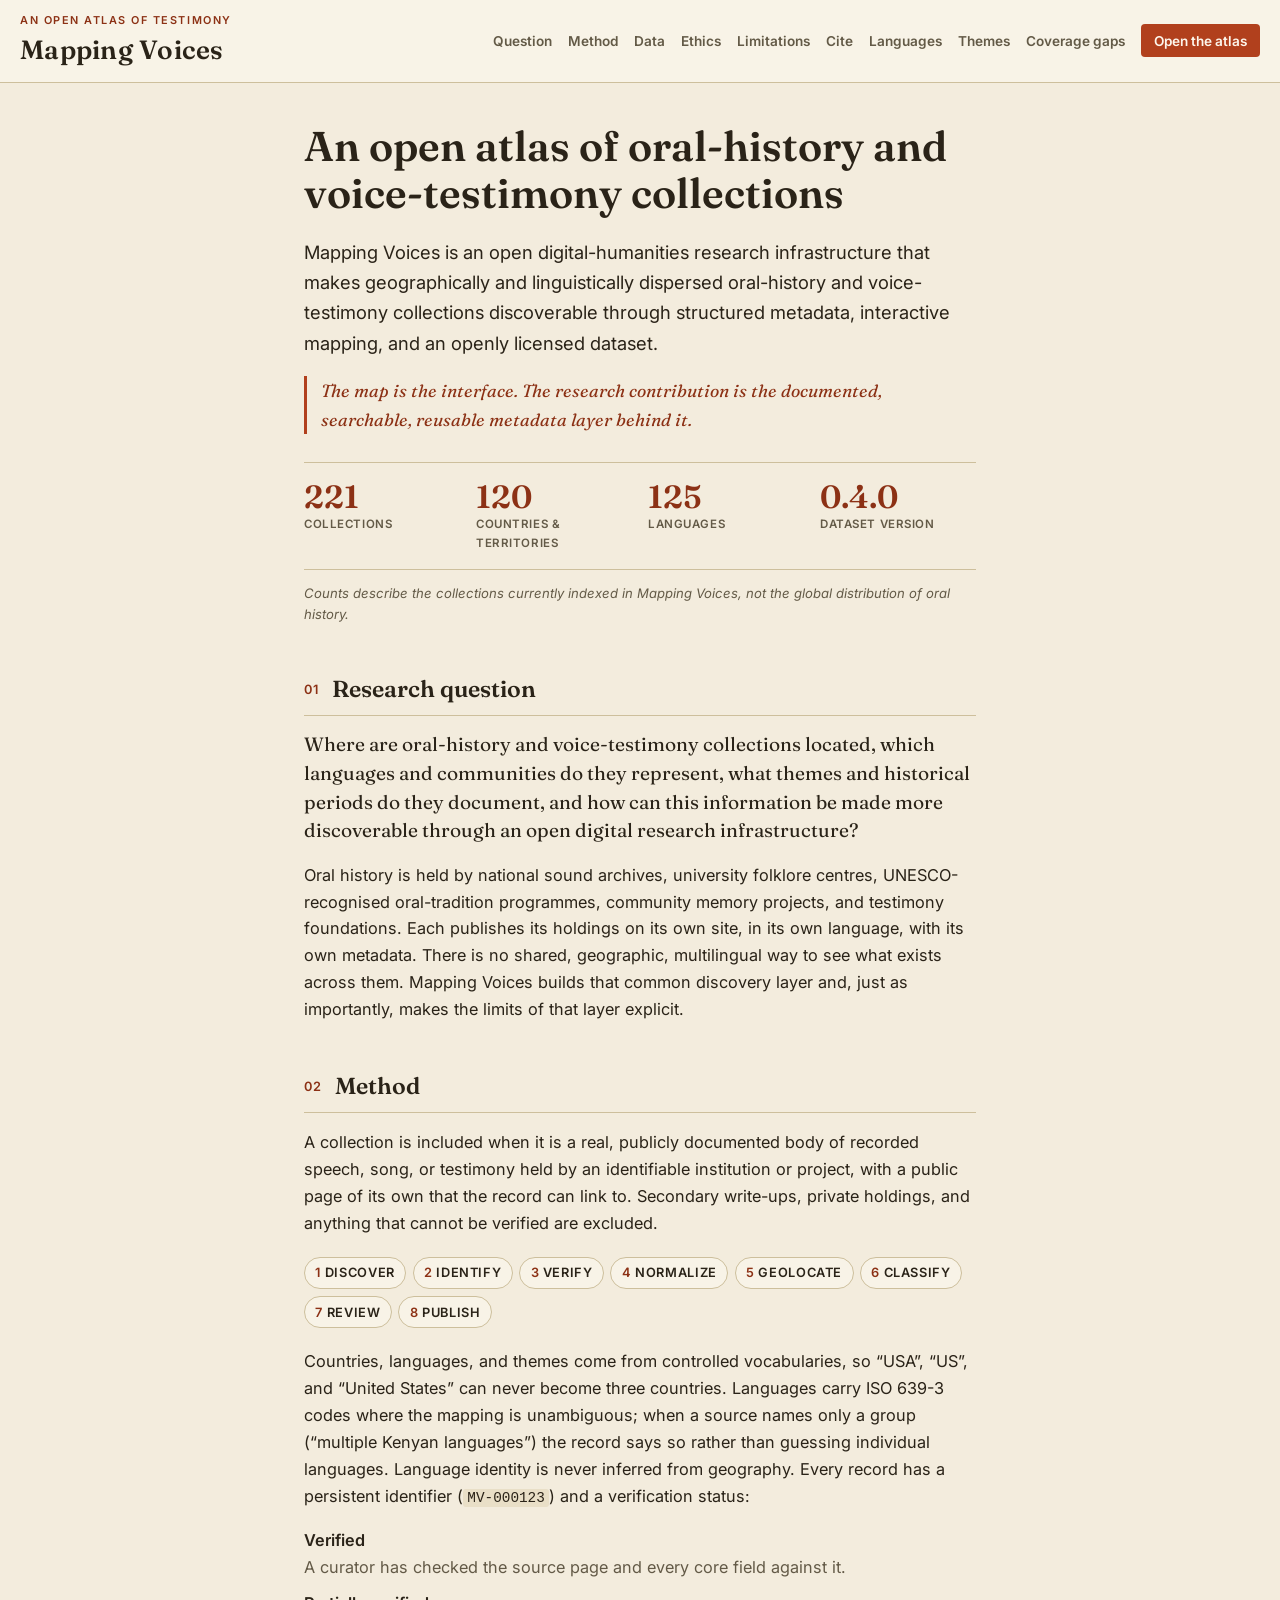
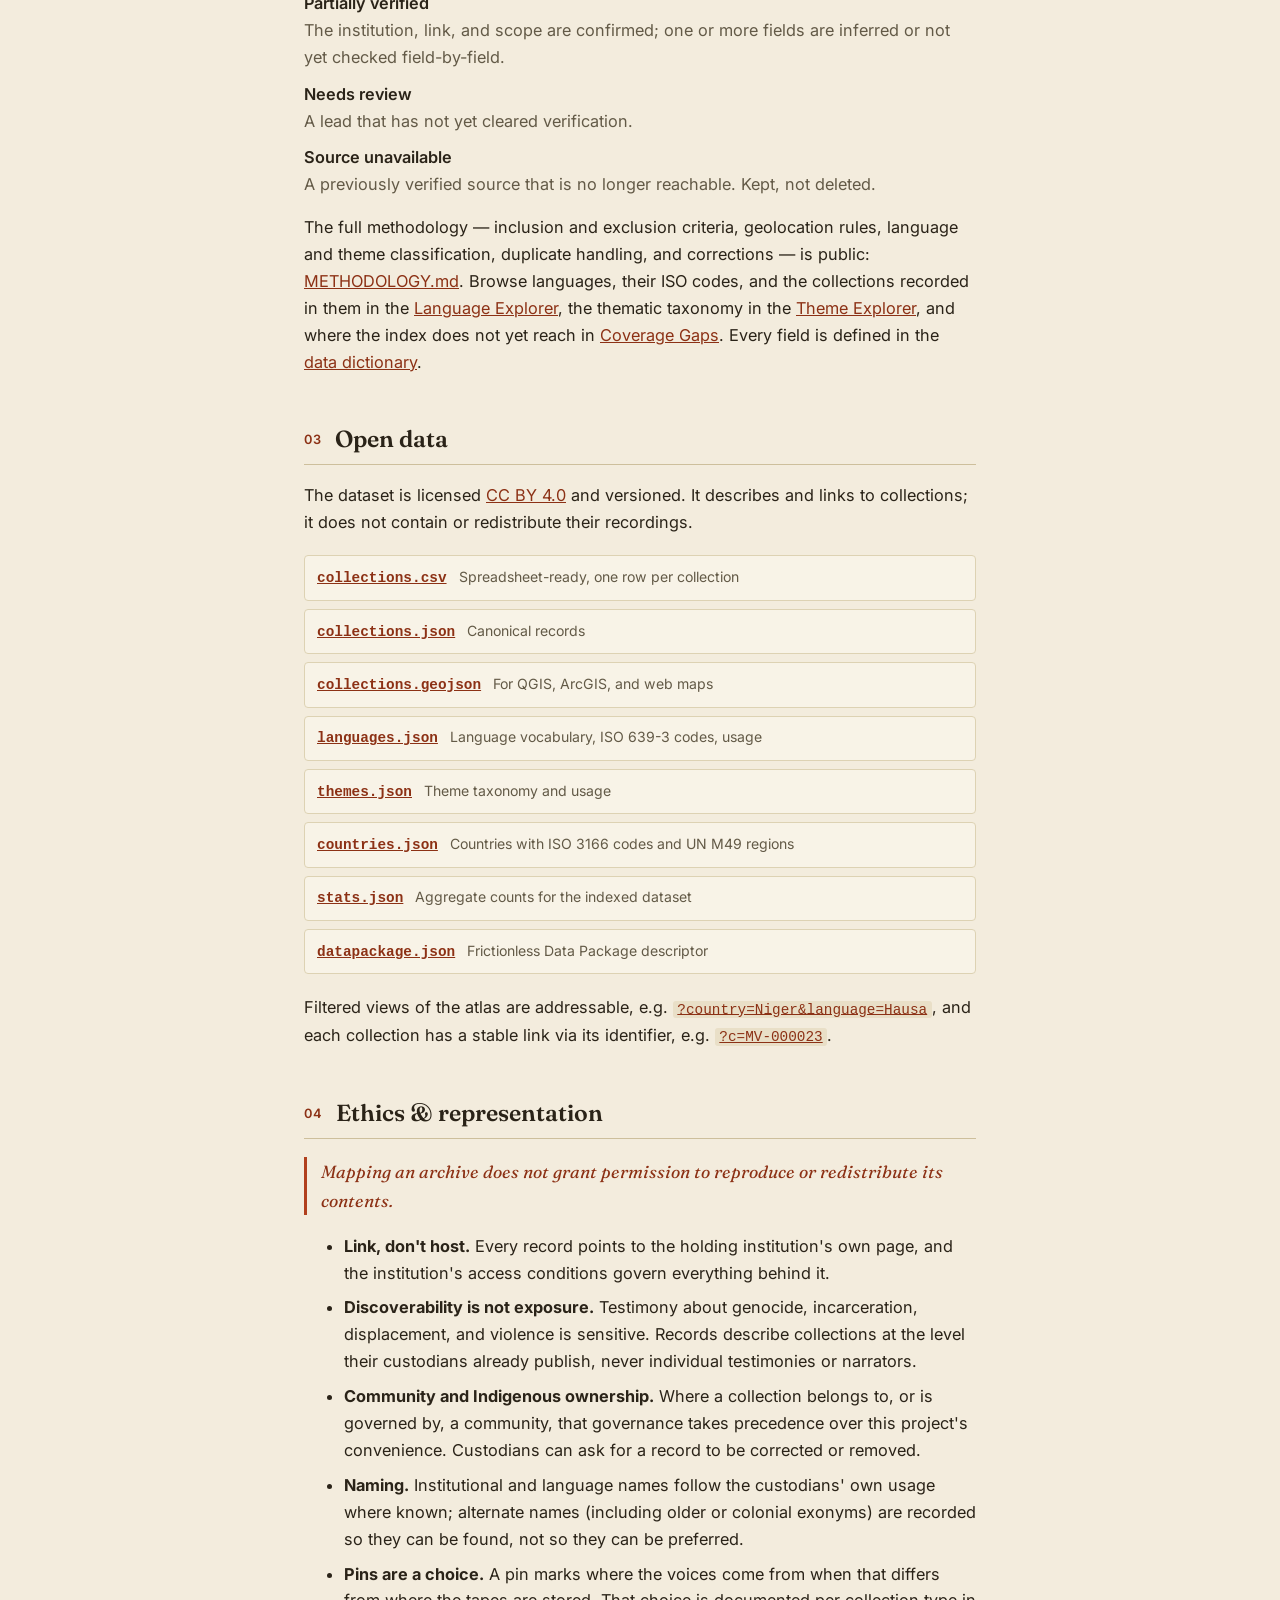
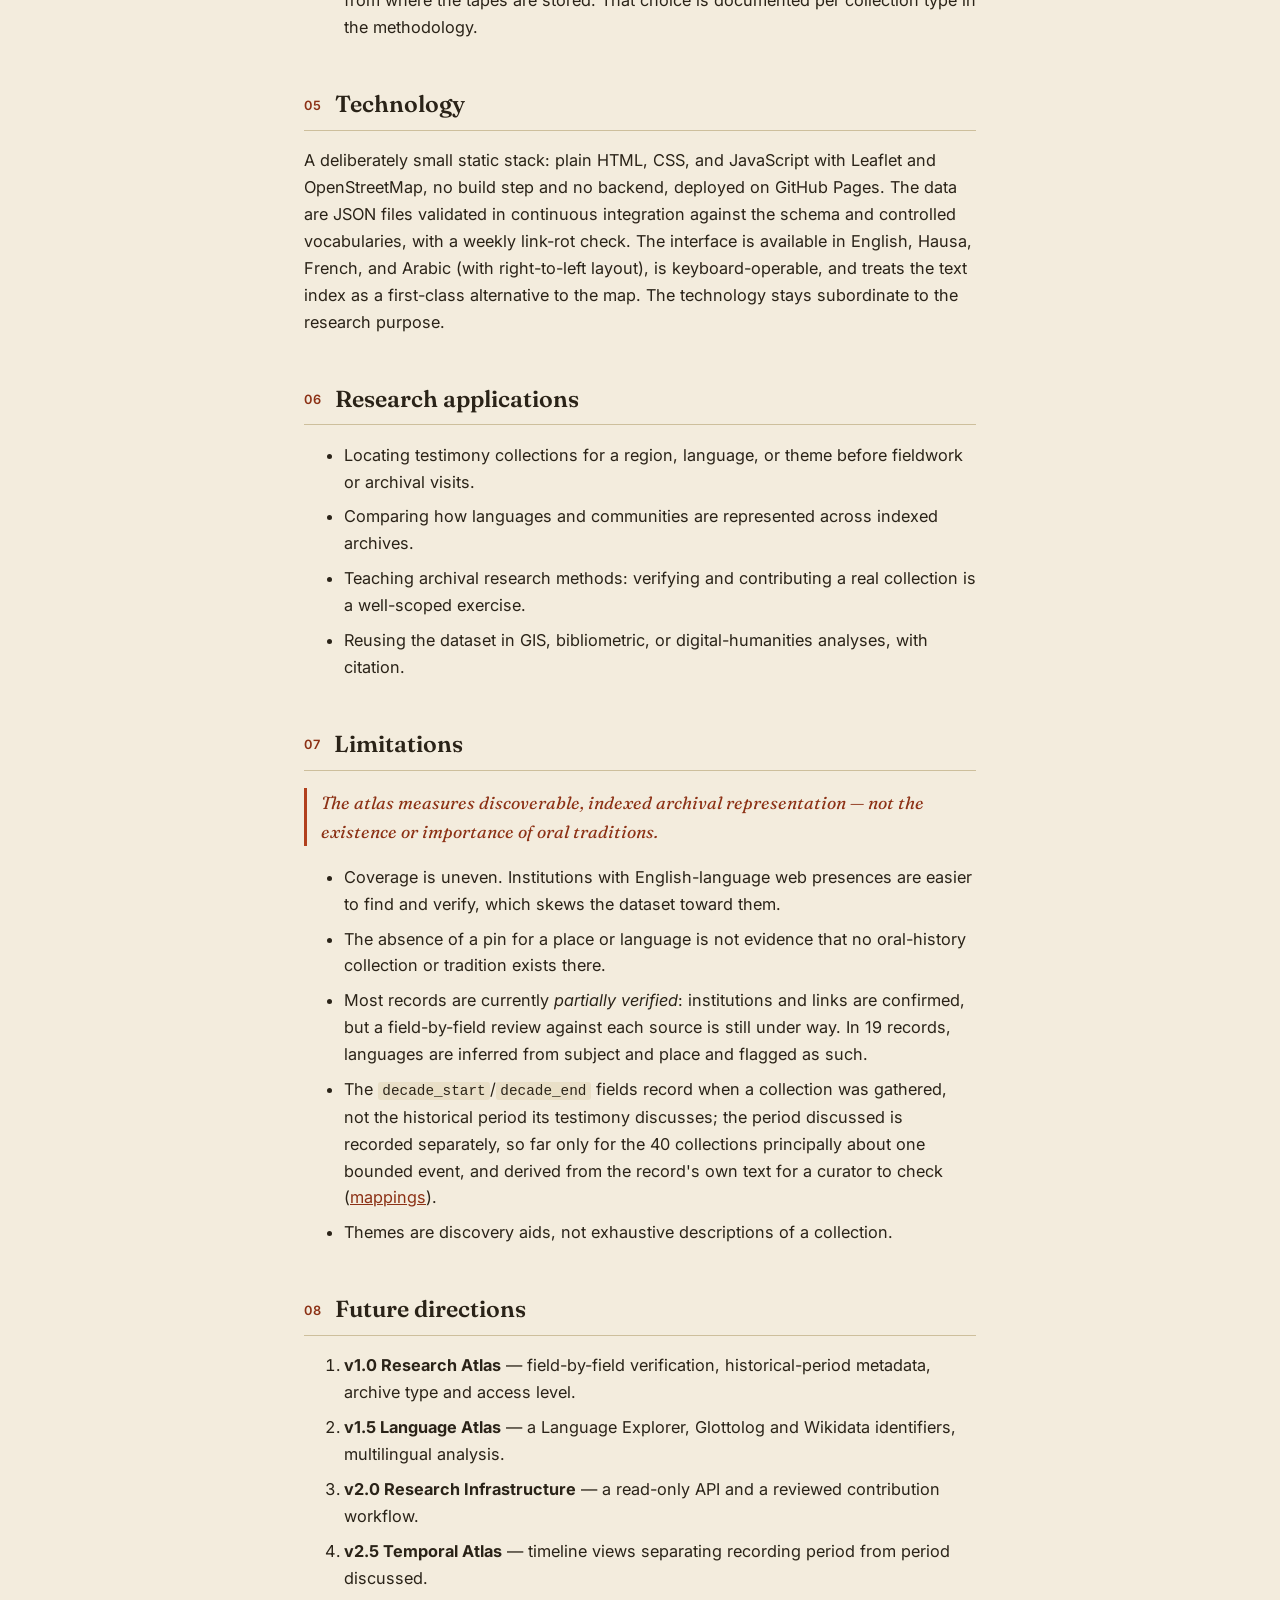
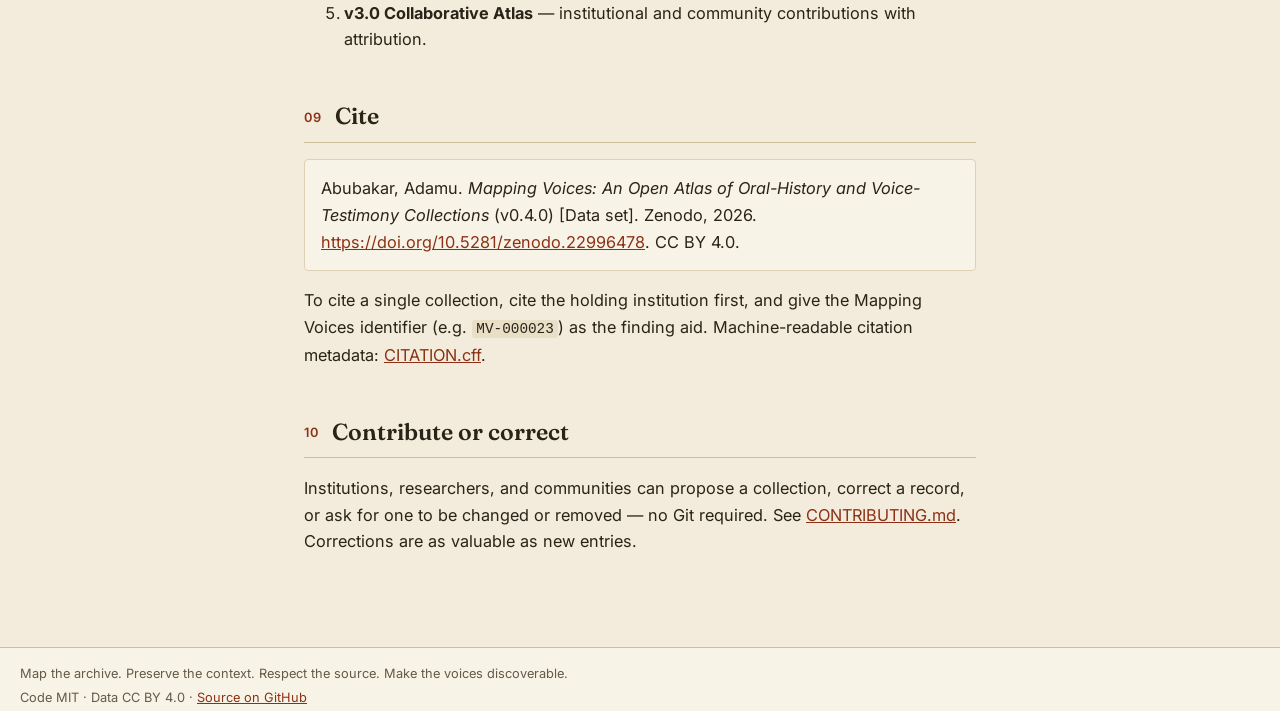
<file: about.html>
<!DOCTYPE html>
<html lang="en">
<head>
<meta charset="UTF-8" />
<meta name="viewport" content="width=device-width, initial-scale=1.0, viewport-fit=cover" />
<title>About Mapping Voices — research question, method, data, ethics</title>
<meta name="description" content="Mapping Voices is an open digital-humanities research infrastructure that makes dispersed oral-history and voice-testimony collections discoverable through structured metadata, interactive mapping, and an openly licensed dataset." />
<link rel="canonical" href="https://adamu.tech/mapping/about.html" />
<meta name="theme-color" content="#f3ecdd" />
<link rel="icon" type="image/svg+xml" href="data:image/svg+xml,%3Csvg xmlns='http://www.w3.org/2000/svg' viewBox='0 0 24 24'%3E%3Cpath d='M12 1C7.31 1 3.5 4.81 3.5 9.5c0 6.5 8.5 13.5 8.5 13.5s8.5-7 8.5-13.5C20.5 4.81 16.69 1 12 1z' fill='%23b1401d'/%3E%3Ccircle cx='12' cy='9.3' r='3.1' fill='%23f3ecdd'/%3E%3C/svg%3E" />
<meta property="og:type" content="website" />
<meta property="og:title" content="About Mapping Voices" />
<meta property="og:description" content="An open atlas of oral-history and voice-testimony collections: research question, method, data, ethics, and limitations." />
<meta property="og:url" content="https://adamu.tech/mapping/about.html" />
<link rel="preconnect" href="https://fonts.googleapis.com" />
<link rel="preconnect" href="https://fonts.gstatic.com" crossorigin />
<link href="https://fonts.googleapis.com/css2?family=Fraunces:ital,opsz,wght@0,9..144,400;0,9..144,600;0,9..144,700;1,9..144,500&family=Inter:wght@400;500;600;700&display=swap" rel="stylesheet" />
<link rel="stylesheet" href="css/style.css" />
<link rel="stylesheet" href="css/about.css" />
</head>
<body class="page">

<a class="skip-link" href="#main">Skip to content</a>

<header class="site-header">
  <div class="header-inner">
    <div class="brand">
      <p class="eyebrow">An open atlas of testimony</p>
      <p class="wordmark"><a href="./">Mapping&nbsp;Voices</a></p>
    </div>
    <nav class="page-nav" aria-label="Sections">
      <a href="#question">Question</a>
      <a href="#method">Method</a>
      <a href="#data">Data</a>
      <a href="#ethics">Ethics</a>
      <a href="#limitations">Limitations</a>
      <a href="#cite">Cite</a>
      <a href="languages.html">Languages</a>
      <a href="themes.html">Themes</a>
      <a href="gaps.html">Coverage gaps</a>
      <a href="./" class="page-nav-cta">Open the atlas</a>
    </nav>
  </div>
</header>

<main id="main" class="page-main">

  <section class="page-hero" aria-labelledby="page-title">
    <h1 id="page-title">An open atlas of oral-history and voice-testimony collections</h1>
    <p class="lede">
      Mapping Voices is an open digital-humanities research infrastructure that makes
      geographically and linguistically dispersed oral-history and voice-testimony
      collections discoverable through structured metadata, interactive mapping,
      and an openly licensed dataset.
    </p>
    <p class="principle">The map is the interface. The research contribution is the documented, searchable, reusable metadata layer behind it.</p>

    <dl class="page-stats" id="page-stats" aria-label="Current dataset">
      <div><dt>Collections</dt><dd data-stat="collections">221</dd></div>
      <div><dt>Countries &amp; territories</dt><dd data-stat="countries">120</dd></div>
      <div><dt>Languages</dt><dd data-stat="languages">125</dd></div>
      <div><dt>Dataset version</dt><dd data-stat="version">0.4.0</dd></div>
    </dl>
    <p class="fine">
      Counts describe the collections currently indexed in Mapping Voices, not the
      global distribution of oral history.
    </p>
  </section>

  <section id="question" aria-labelledby="h-question">
    <h2 id="h-question"><span class="num">01</span> Research question</h2>
    <blockquote class="question">
      Where are oral-history and voice-testimony collections located, which languages
      and communities do they represent, what themes and historical periods do they
      document, and how can this information be made more discoverable through an
      open digital research infrastructure?
    </blockquote>
    <p>
      Oral history is held by national sound archives, university folklore centres,
      UNESCO-recognised oral-tradition programmes, community memory projects, and
      testimony foundations. Each publishes its holdings on its own site, in its own
      language, with its own metadata. There is no shared, geographic, multilingual
      way to see what exists across them. Mapping Voices builds that common discovery
      layer and, just as importantly, makes the limits of that layer explicit.
    </p>
  </section>

  <section id="method" aria-labelledby="h-method">
    <h2 id="h-method"><span class="num">02</span> Method</h2>
    <p>
      A collection is included when it is a real, publicly documented body of
      recorded speech, song, or testimony held by an identifiable institution or
      project, with a public page of its own that the record can link to.
      Secondary write-ups, private holdings, and anything that cannot be verified
      are excluded.
    </p>
    <ol class="workflow" aria-label="Verification workflow">
      <li>Discover</li><li>Identify</li><li>Verify</li><li>Normalize</li>
      <li>Geolocate</li><li>Classify</li><li>Review</li><li>Publish</li>
    </ol>
    <p>
      Countries, languages, and themes come from controlled vocabularies, so
      “USA”, “US”, and “United States” can never become three countries. Languages
      carry ISO&nbsp;639-3 codes where the mapping is unambiguous; when a source
      names only a group (“multiple Kenyan languages”) the record says so rather
      than guessing individual languages. Language identity is never inferred from
      geography. Every record has a persistent identifier (<code>MV-000123</code>)
      and a verification status:
    </p>
    <dl class="status-list">
      <div><dt>Verified</dt><dd>A curator has checked the source page and every core field against it.</dd></div>
      <div><dt>Partially verified</dt><dd>The institution, link, and scope are confirmed; one or more fields are inferred or not yet checked field-by-field.</dd></div>
      <div><dt>Needs review</dt><dd>A lead that has not yet cleared verification.</dd></div>
      <div><dt>Source unavailable</dt><dd>A previously verified source that is no longer reachable. Kept, not deleted.</dd></div>
    </dl>
    <p>
      The full methodology — inclusion and exclusion criteria, geolocation rules,
      language and theme classification, duplicate handling, and corrections — is
      public: <a href="https://github.com/adab-tech/mapping/blob/main/METHODOLOGY.md">METHODOLOGY.md</a>.
      Browse languages, their ISO codes, and the collections recorded in them in
      the <a href="languages.html">Language Explorer</a>, the thematic taxonomy in the
      <a href="themes.html">Theme Explorer</a>, and where the index does not yet reach
      in <a href="gaps.html">Coverage Gaps</a>. Every field is defined in the
      <a href="https://github.com/adab-tech/mapping/blob/main/DATA_DICTIONARY.md">data dictionary</a>.
    </p>
  </section>

  <section id="data" aria-labelledby="h-data">
    <h2 id="h-data"><span class="num">03</span> Open data</h2>
    <p>
      The dataset is licensed <a href="https://creativecommons.org/licenses/by/4.0/">CC&nbsp;BY&nbsp;4.0</a>
      and versioned. It describes and links to collections; it does not contain or
      redistribute their recordings.
    </p>
    <ul class="downloads">
      <li><a href="data/collections.csv" download>collections.csv</a><span>Spreadsheet-ready, one row per collection</span></li>
      <li><a href="data/collections.json">collections.json</a><span>Canonical records</span></li>
      <li><a href="data/collections.geojson">collections.geojson</a><span>For QGIS, ArcGIS, and web maps</span></li>
      <li><a href="data/languages.json">languages.json</a><span>Language vocabulary, ISO&nbsp;639-3 codes, usage</span></li>
      <li><a href="data/themes.json">themes.json</a><span>Theme taxonomy and usage</span></li>
      <li><a href="data/countries.json">countries.json</a><span>Countries with ISO&nbsp;3166 codes and UN&nbsp;M49 regions</span></li>
      <li><a href="data/stats.json">stats.json</a><span>Aggregate counts for the indexed dataset</span></li>
      <li><a href="data/datapackage.json">datapackage.json</a><span>Frictionless Data Package descriptor</span></li>
    </ul>
    <p>
      Filtered views of the atlas are addressable, e.g.
      <a href="./?country=Niger&amp;language=Hausa"><code>?country=Niger&amp;language=Hausa</code></a>,
      and each collection has a stable link via its identifier, e.g.
      <a href="./?c=MV-000023"><code>?c=MV-000023</code></a>.
    </p>
  </section>

  <section id="ethics" aria-labelledby="h-ethics">
    <h2 id="h-ethics"><span class="num">04</span> Ethics &amp; representation</h2>
    <p class="principle">Mapping an archive does not grant permission to reproduce or redistribute its contents.</p>
    <ul class="bullets">
      <li><strong>Link, don't host.</strong> Every record points to the holding institution's own page, and the institution's access conditions govern everything behind it.</li>
      <li><strong>Discoverability is not exposure.</strong> Testimony about genocide, incarceration, displacement, and violence is sensitive. Records describe collections at the level their custodians already publish, never individual testimonies or narrators.</li>
      <li><strong>Community and Indigenous ownership.</strong> Where a collection belongs to, or is governed by, a community, that governance takes precedence over this project's convenience. Custodians can ask for a record to be corrected or removed.</li>
      <li><strong>Naming.</strong> Institutional and language names follow the custodians' own usage where known; alternate names (including older or colonial exonyms) are recorded so they can be found, not so they can be preferred.</li>
      <li><strong>Pins are a choice.</strong> A pin marks where the voices come from when that differs from where the tapes are stored. That choice is documented per collection type in the methodology.</li>
    </ul>
  </section>

  <section id="technology" aria-labelledby="h-technology">
    <h2 id="h-technology"><span class="num">05</span> Technology</h2>
    <p>
      A deliberately small static stack: plain HTML, CSS, and JavaScript with
      Leaflet and OpenStreetMap, no build step and no backend, deployed on GitHub
      Pages. The data are JSON files validated in continuous integration against
      the schema and controlled vocabularies, with a weekly link-rot check. The
      interface is available in English, Hausa, French, and Arabic (with
      right-to-left layout), is keyboard-operable, and treats the text index as a
      first-class alternative to the map. The technology stays subordinate to the
      research purpose.
    </p>
  </section>

  <section id="applications" aria-labelledby="h-applications">
    <h2 id="h-applications"><span class="num">06</span> Research applications</h2>
    <ul class="bullets">
      <li>Locating testimony collections for a region, language, or theme before fieldwork or archival visits.</li>
      <li>Comparing how languages and communities are represented across indexed archives.</li>
      <li>Teaching archival research methods: verifying and contributing a real collection is a well-scoped exercise.</li>
      <li>Reusing the dataset in GIS, bibliometric, or digital-humanities analyses, with citation.</li>
    </ul>
  </section>

  <section id="limitations" aria-labelledby="h-limitations">
    <h2 id="h-limitations"><span class="num">07</span> Limitations</h2>
    <p class="principle">The atlas measures discoverable, indexed archival representation — not the existence or importance of oral traditions.</p>
    <ul class="bullets">
      <li>Coverage is uneven. Institutions with English-language web presences are easier to find and verify, which skews the dataset toward them.</li>
      <li>The absence of a pin for a place or language is not evidence that no oral-history collection or tradition exists there.</li>
      <li>Most records are currently <em>partially verified</em>: institutions and links are confirmed, but a field-by-field review against each source is still under way. In 19 records, languages are inferred from subject and place and flagged as such.</li>
      <li>The <code>decade_start</code>/<code>decade_end</code> fields record when a collection was gathered, not the historical period its testimony discusses; the period discussed is recorded separately, so far only for the 40 collections principally about one bounded event, and derived from the record's own text for a curator to check (<a href="https://github.com/adab-tech/mapping/blob/main/docs/HISTORICAL-PERIODS.md">mappings</a>).</li>
      <li>Themes are discovery aids, not exhaustive descriptions of a collection.</li>
    </ul>
  </section>

  <section id="future" aria-labelledby="h-future">
    <h2 id="h-future"><span class="num">08</span> Future directions</h2>
    <ol class="roadmap">
      <li><strong>v1.0 Research Atlas</strong> — field-by-field verification, historical-period metadata, archive type and access level.</li>
      <li><strong>v1.5 Language Atlas</strong> — a Language Explorer, Glottolog and Wikidata identifiers, multilingual analysis.</li>
      <li><strong>v2.0 Research Infrastructure</strong> — a read-only API and a reviewed contribution workflow.</li>
      <li><strong>v2.5 Temporal Atlas</strong> — timeline views separating recording period from period discussed.</li>
      <li><strong>v3.0 Collaborative Atlas</strong> — institutional and community contributions with attribution.</li>
    </ol>
  </section>

  <section id="cite" aria-labelledby="h-cite">
    <h2 id="h-cite"><span class="num">09</span> Cite</h2>
    <p class="citation" id="citation-text">
      Abubakar, Adamu. <em>Mapping Voices: An Open Atlas of Oral-History and
      Voice-Testimony Collections</em> (v0.4.0) [Data set]. Zenodo, 2026.
      <a href="https://doi.org/10.5281/zenodo.22996478">https://doi.org/10.5281/zenodo.22996478</a>. CC BY 4.0.
    </p>
    <p>
      To cite a single collection, cite the holding institution first, and give the
      Mapping Voices identifier (e.g. <code>MV-000023</code>) as the finding aid.
      Machine-readable citation metadata:
      <a href="https://github.com/adab-tech/mapping/blob/main/CITATION.cff">CITATION.cff</a>.
    </p>
  </section>

  <section id="contribute" aria-labelledby="h-contribute">
    <h2 id="h-contribute"><span class="num">10</span> Contribute or correct</h2>
    <p>
      Institutions, researchers, and communities can propose a collection, correct a
      record, or ask for one to be changed or removed — no Git required. See
      <a href="https://github.com/adab-tech/mapping/blob/main/CONTRIBUTING.md">CONTRIBUTING.md</a>.
      Corrections are as valuable as new entries.
    </p>
  </section>

</main>

<footer class="site-footer page-footer">
  <p>Map the archive. Preserve the context. Respect the source. Make the voices discoverable.</p>
  <p>Code MIT · Data CC BY 4.0 · <a href="https://github.com/adab-tech/mapping">Source on GitHub</a></p>
</footer>

<script>
  // Replace the fallback figures above with the live values from the
  // generated stats file, so this page never drifts from the dataset.
  fetch("data/stats.json")
    .then(function (res) { return res.ok ? res.json() : Promise.reject(res.status); })
    .then(function (s) {
      var values = {
        collections: s.totals.collections,
        countries: s.totals.countries,
        languages: s.totals.languages,
        version: s.version,
        released: s.released
      };
      document.querySelectorAll("[data-stat]").forEach(function (el) {
        var v = values[el.getAttribute("data-stat")];
        if (v !== undefined) el.textContent = v;
      });
    })
    .catch(function () { /* keep the fallback figures */ });
</script>
</body>
</html>
</file>
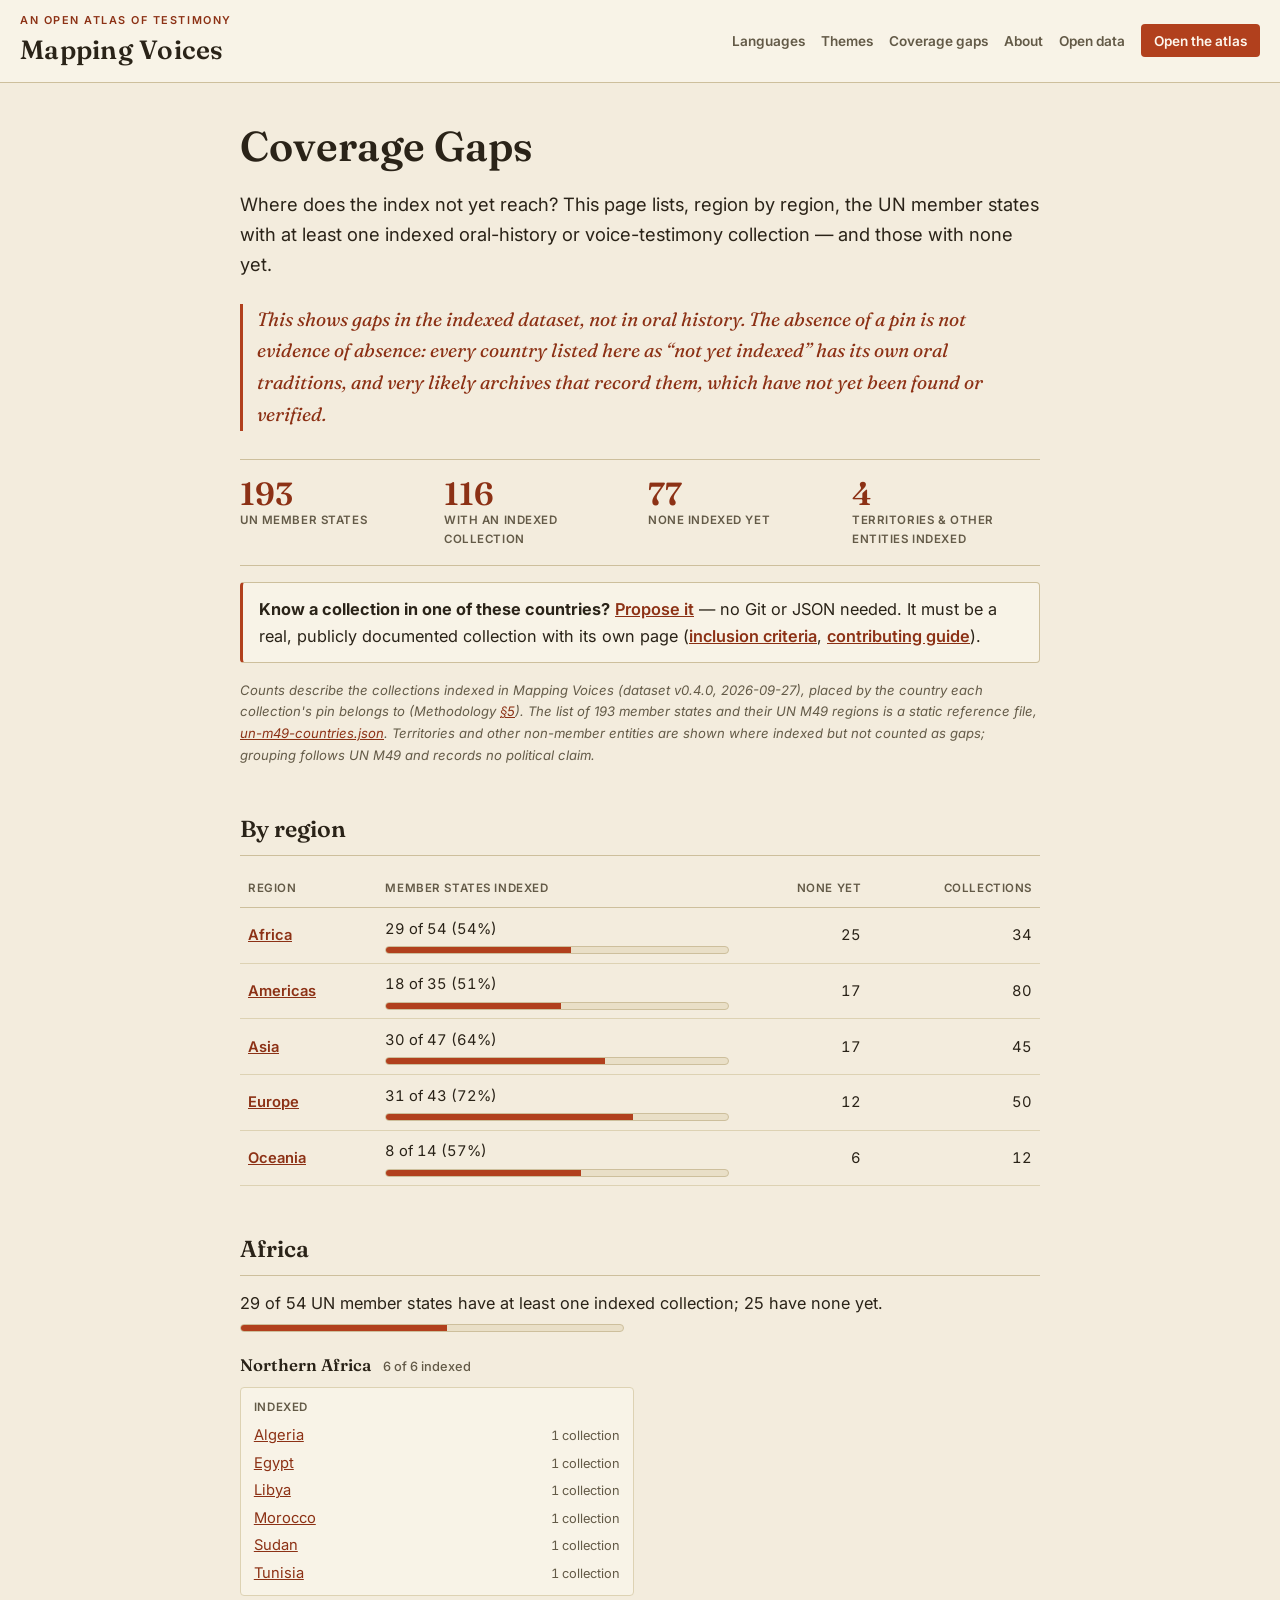
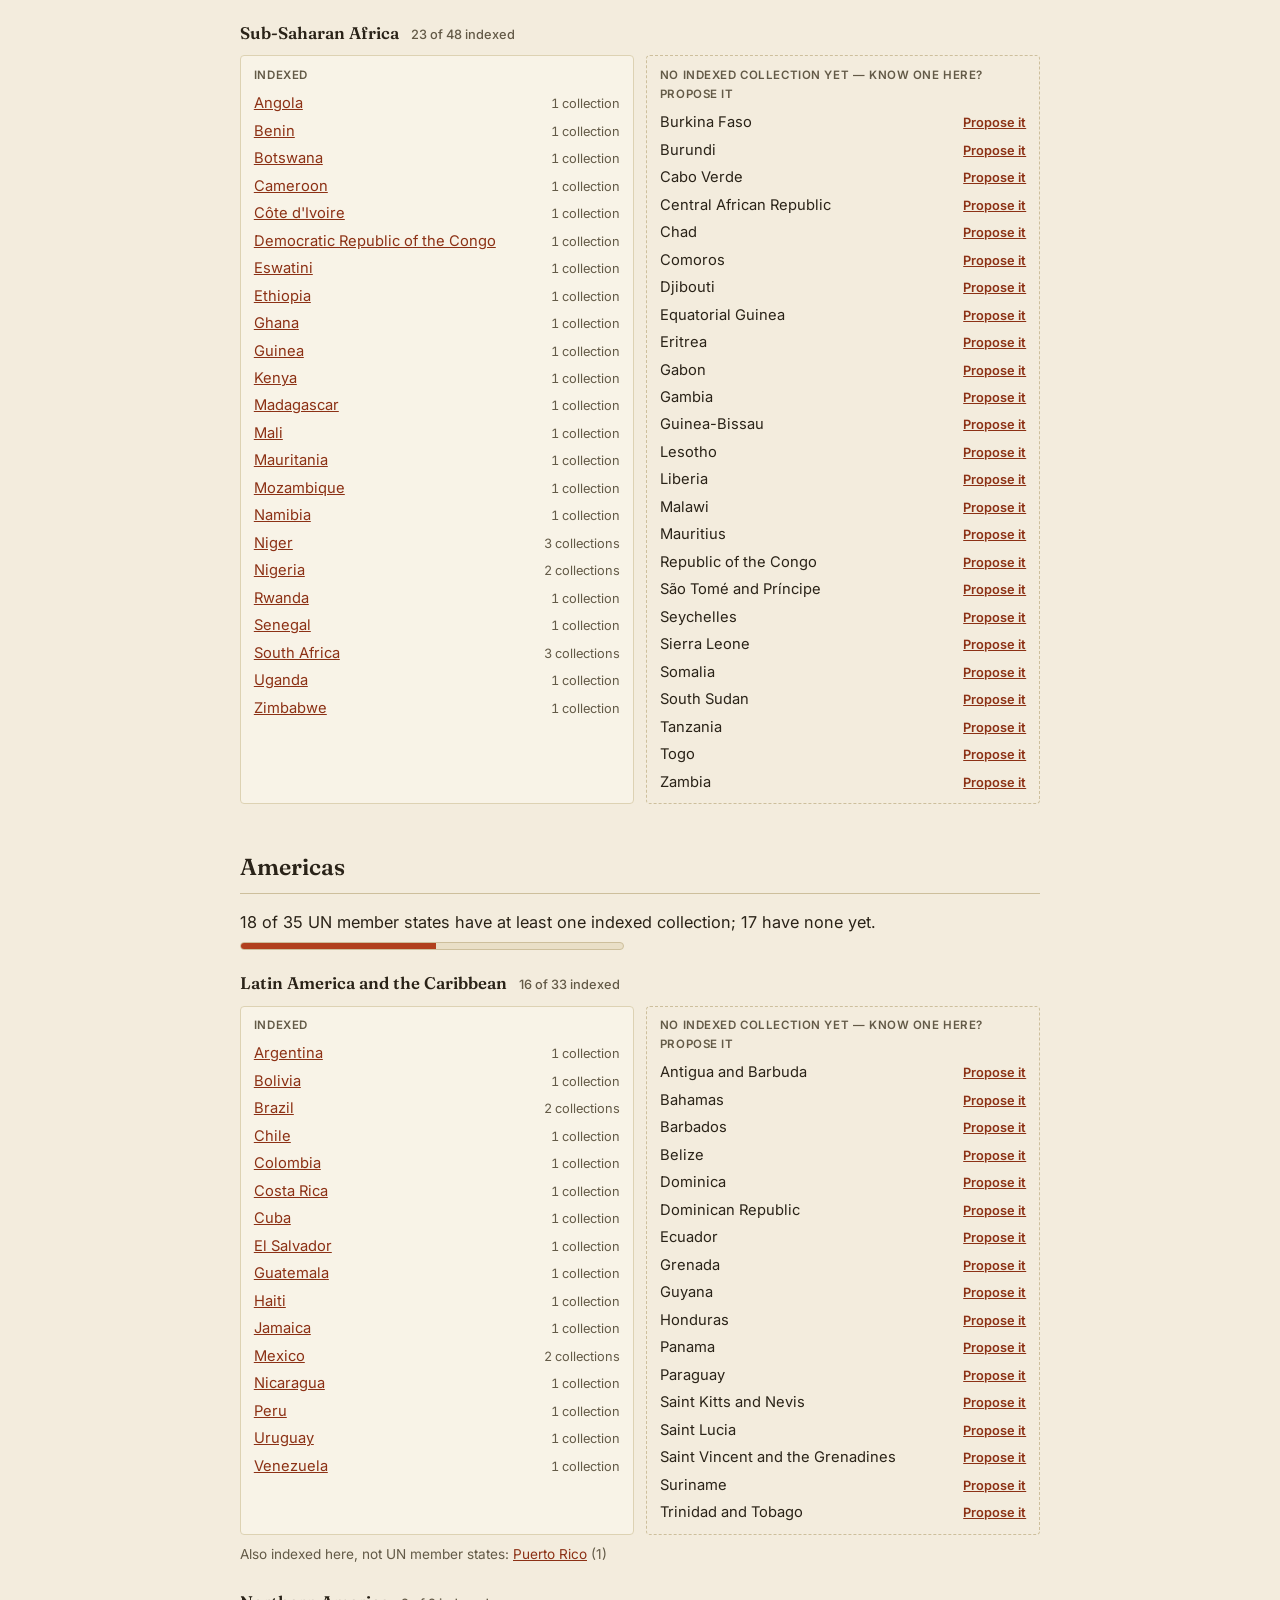
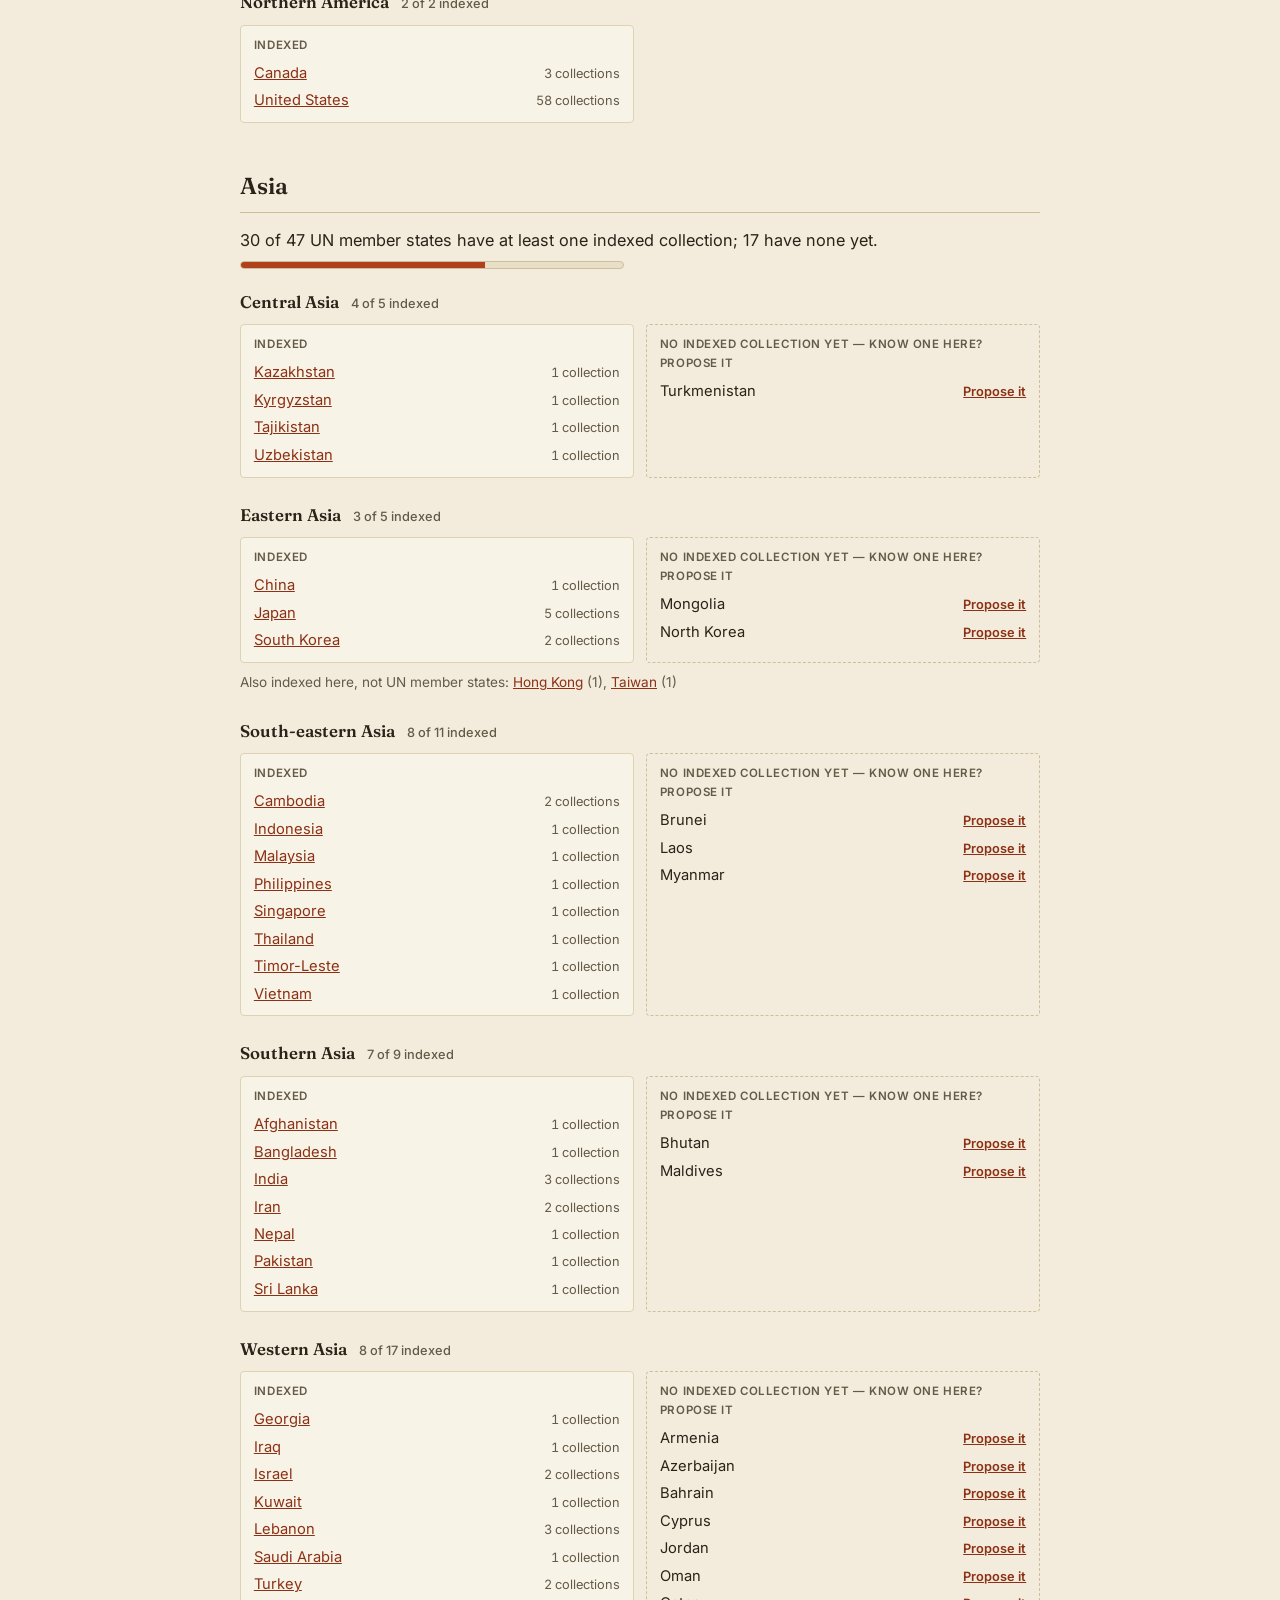
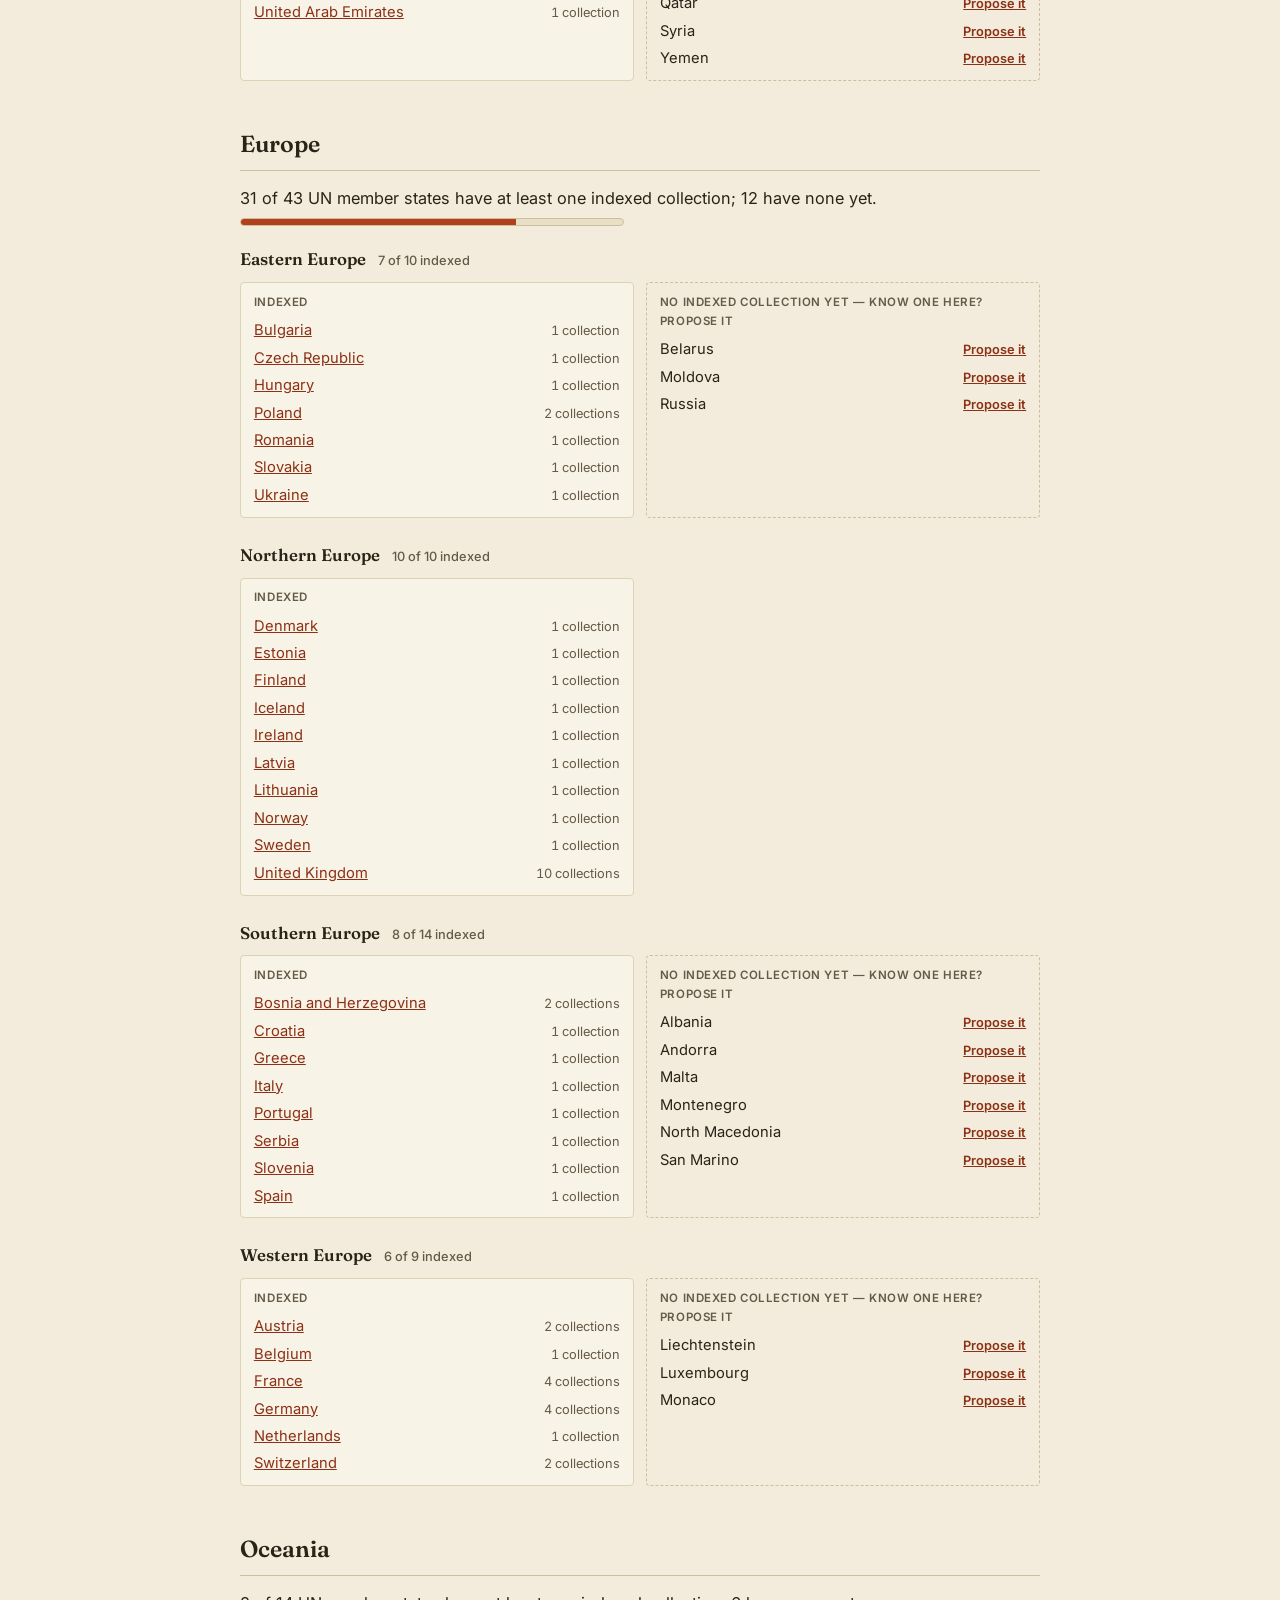
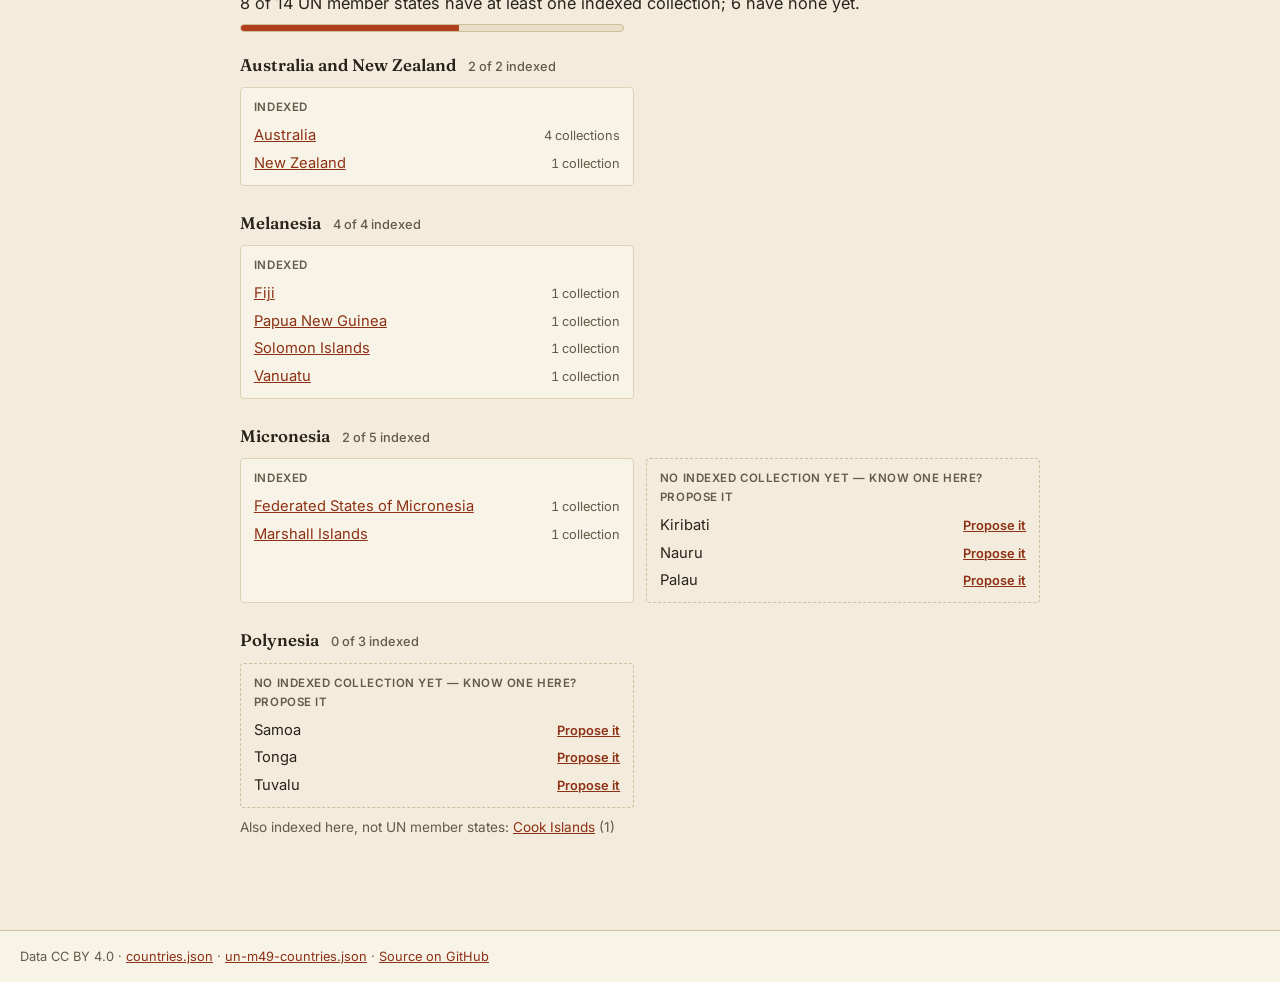
<file: gaps.html>
<!DOCTYPE html>
<html lang="en">
<head>
<meta charset="UTF-8" />
<meta name="viewport" content="width=device-width, initial-scale=1.0, viewport-fit=cover" />
<title>Coverage Gaps — Mapping Voices</title>
<meta name="description" content="Which UN member states have no oral-history or voice-testimony collection indexed in Mapping Voices yet, by UN M49 region — and how to propose one." />
<link rel="canonical" href="https://adamu.tech/mapping/gaps.html" />
<meta name="theme-color" content="#f3ecdd" />
<link rel="icon" type="image/svg+xml" href="data:image/svg+xml,%3Csvg xmlns='http://www.w3.org/2000/svg' viewBox='0 0 24 24'%3E%3Cpath d='M12 1C7.31 1 3.5 4.81 3.5 9.5c0 6.5 8.5 13.5 8.5 13.5s8.5-7 8.5-13.5C20.5 4.81 16.69 1 12 1z' fill='%23b1401d'/%3E%3Ccircle cx='12' cy='9.3' r='3.1' fill='%23f3ecdd'/%3E%3C/svg%3E" />
<meta property="og:type" content="website" />
<meta property="og:title" content="Coverage Gaps — Mapping Voices" />
<meta property="og:description" content="Gaps in the Mapping Voices index, by region: UN member states with and without an indexed oral-history collection." />
<meta property="og:url" content="https://adamu.tech/mapping/gaps.html" />
<link rel="preconnect" href="https://fonts.googleapis.com" />
<link rel="preconnect" href="https://fonts.gstatic.com" crossorigin />
<link href="https://fonts.googleapis.com/css2?family=Fraunces:ital,opsz,wght@0,9..144,400;0,9..144,600;0,9..144,700;1,9..144,500&family=Inter:wght@400;500;600;700&display=swap" rel="stylesheet" />
<link rel="stylesheet" href="css/style.css" />
<link rel="stylesheet" href="css/about.css" />
<link rel="stylesheet" href="css/languages.css" />
<link rel="stylesheet" href="css/gaps.css" />
</head>
<body class="page">

<a class="skip-link" href="#main">Skip to content</a>

<header class="site-header">
  <div class="header-inner">
    <div class="brand">
      <p class="eyebrow">An open atlas of testimony</p>
      <p class="wordmark"><a href="./">Mapping&nbsp;Voices</a></p>
    </div>
    <nav class="page-nav" aria-label="Site">
      <a href="languages.html">Languages</a>
      <a href="themes.html">Themes</a>
      <a href="gaps.html" aria-current="page">Coverage gaps</a>
      <a href="about.html">About</a>
      <a href="about.html#data">Open data</a>
      <a href="./" class="page-nav-cta">Open the atlas</a>
    </nav>
  </div>
</header>

<main id="main" class="page-main lx-main">

  <section class="page-hero" aria-labelledby="page-title">
    <h1 id="page-title">Coverage Gaps</h1>
    <p class="lede">
      Where does the index not yet reach? This page lists, region by region, the
      UN member states with at least one indexed oral-history or voice-testimony
      collection — and those with none yet.
    </p>
    <p class="principle gx-principle">
      This shows gaps in the indexed dataset, not in oral history. The absence of
      a pin is not evidence of absence: every country listed here as “not yet
      indexed” has its own oral traditions, and very likely archives that record
      them, which have not yet been found or verified.
    </p>
    <dl class="page-stats" aria-label="Coverage of UN member states">
      <div><dt>UN member states</dt><dd id="gx-stat-members">–</dd></div>
      <div><dt>With an indexed collection</dt><dd id="gx-stat-covered">–</dd></div>
      <div><dt>None indexed yet</dt><dd id="gx-stat-gaps">–</dd></div>
      <div><dt>Territories &amp; other entities indexed</dt><dd id="gx-stat-other">–</dd></div>
    </dl>
    <p class="gx-cta">
      <strong>Know a collection in one of these countries?</strong>
      <a href="https://github.com/adab-tech/mapping/issues/new?template=new-collection.yml">Propose it</a>
      — no Git or JSON needed. It must be a real, publicly documented collection
      with its own page (<a href="https://github.com/adab-tech/mapping/blob/main/METHODOLOGY.md#1-what-qualifies-for-inclusion">inclusion criteria</a>,
      <a href="https://github.com/adab-tech/mapping/blob/main/CONTRIBUTING.md">contributing guide</a>).
    </p>
    <p class="fine">
      Counts describe the collections indexed in Mapping Voices<span id="gx-version"></span>,
      placed by the country each collection's pin belongs to (Methodology
      <a href="https://github.com/adab-tech/mapping/blob/main/METHODOLOGY.md#5-how-locations-are-assigned">§5</a>).
      The list of 193 member states and their UN M49 regions is a static reference file,
      <a href="data/reference/un-m49-countries.json">un-m49-countries.json</a>.
      Territories and other non-member entities are shown where indexed but not
      counted as gaps; grouping follows UN M49 and records no political claim.
    </p>
  </section>

  <section aria-labelledby="gx-summary-title">
    <h2 id="gx-summary-title">By region</h2>
    <p class="lx-status" id="gx-status" role="status">Loading coverage…</p>
    <div class="gx-table-wrap">
      <table class="gx-table" id="gx-table" hidden>
        <caption class="visually-hidden">UN member states with and without an indexed collection, by UN M49 region</caption>
        <thead>
          <tr>
            <th scope="col">Region</th>
            <th scope="col">Member states indexed</th>
            <th scope="col" class="gx-num">None yet</th>
            <th scope="col" class="gx-num">Collections</th>
          </tr>
        </thead>
        <tbody id="gx-table-body"></tbody>
      </table>
    </div>
  </section>

  <div id="gx-regions"></div>

</main>

<footer class="site-footer page-footer">
  <p>Data CC BY 4.0 · <a href="data/countries.json">countries.json</a> ·
    <a href="data/reference/un-m49-countries.json">un-m49-countries.json</a> ·
    <a href="https://github.com/adab-tech/mapping">Source on GitHub</a></p>
</footer>

<script src="js/gaps.js"></script>
</body>
</html>
</file>
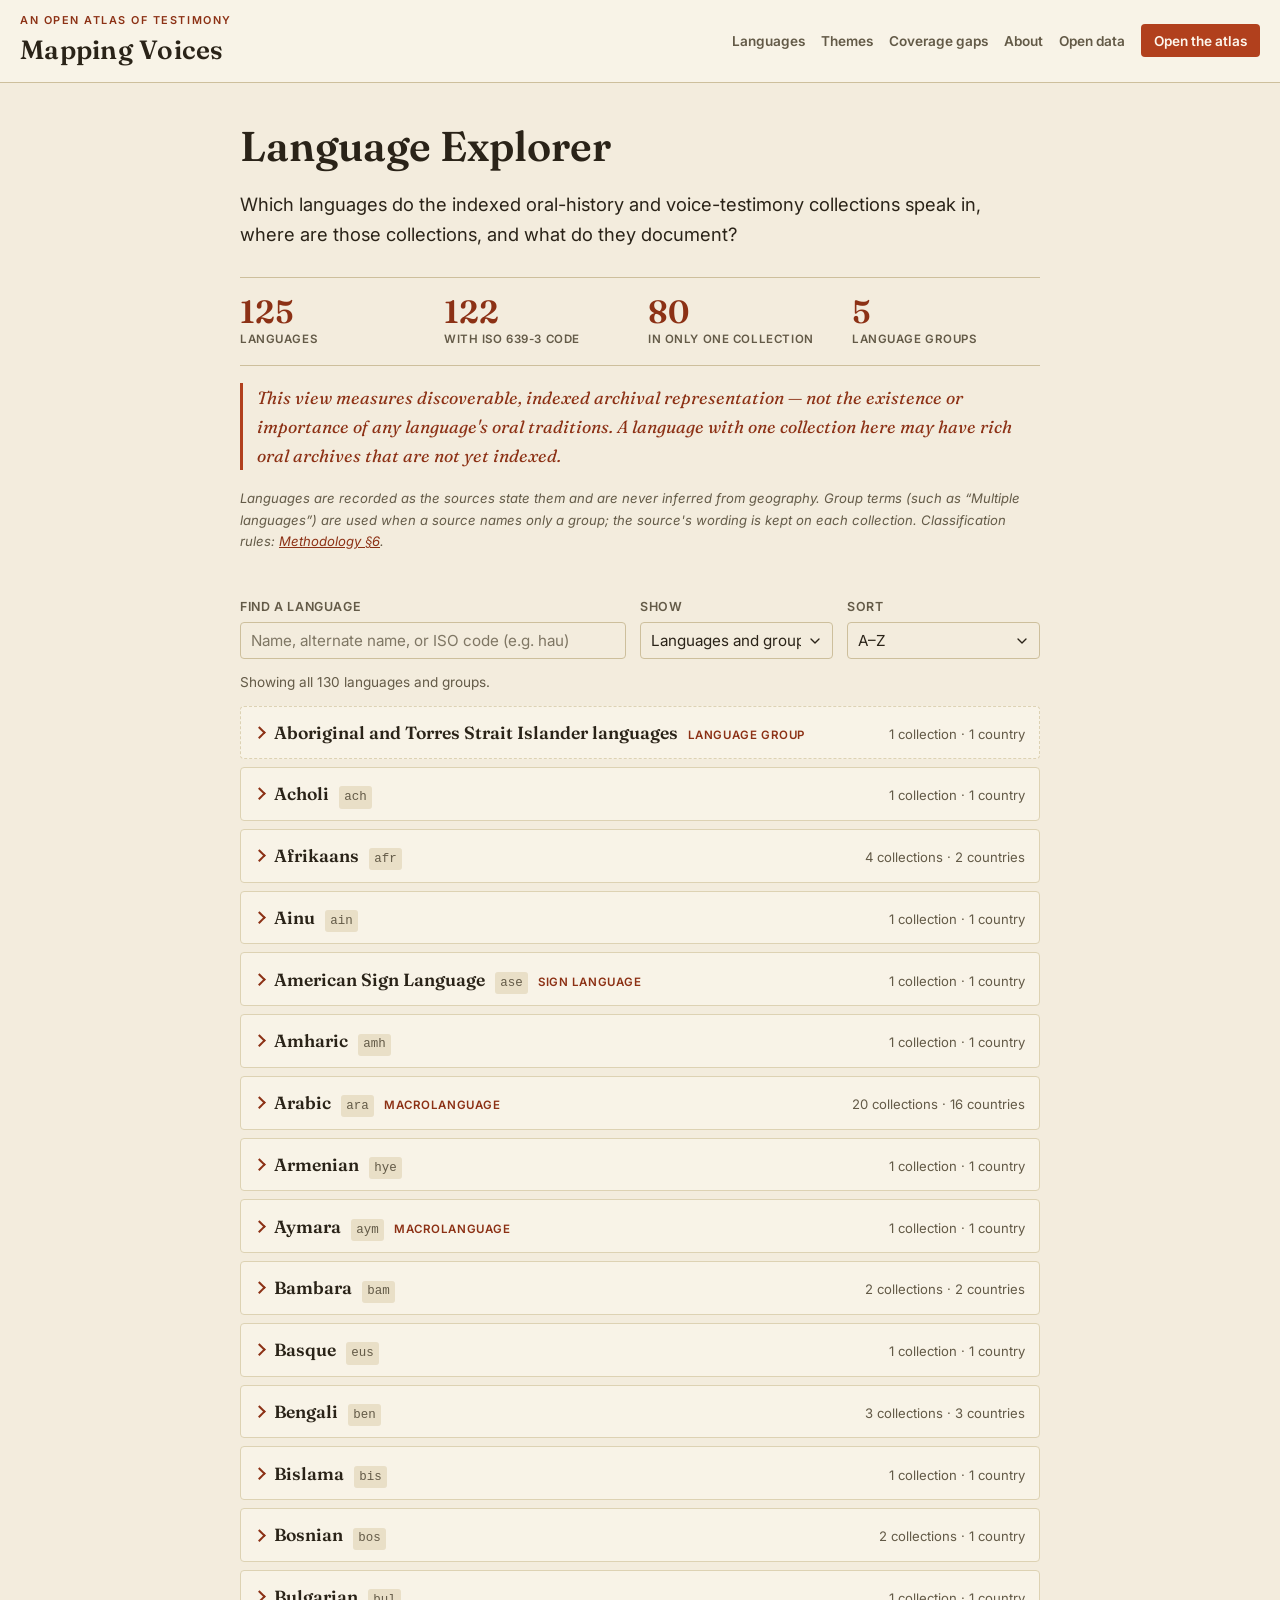
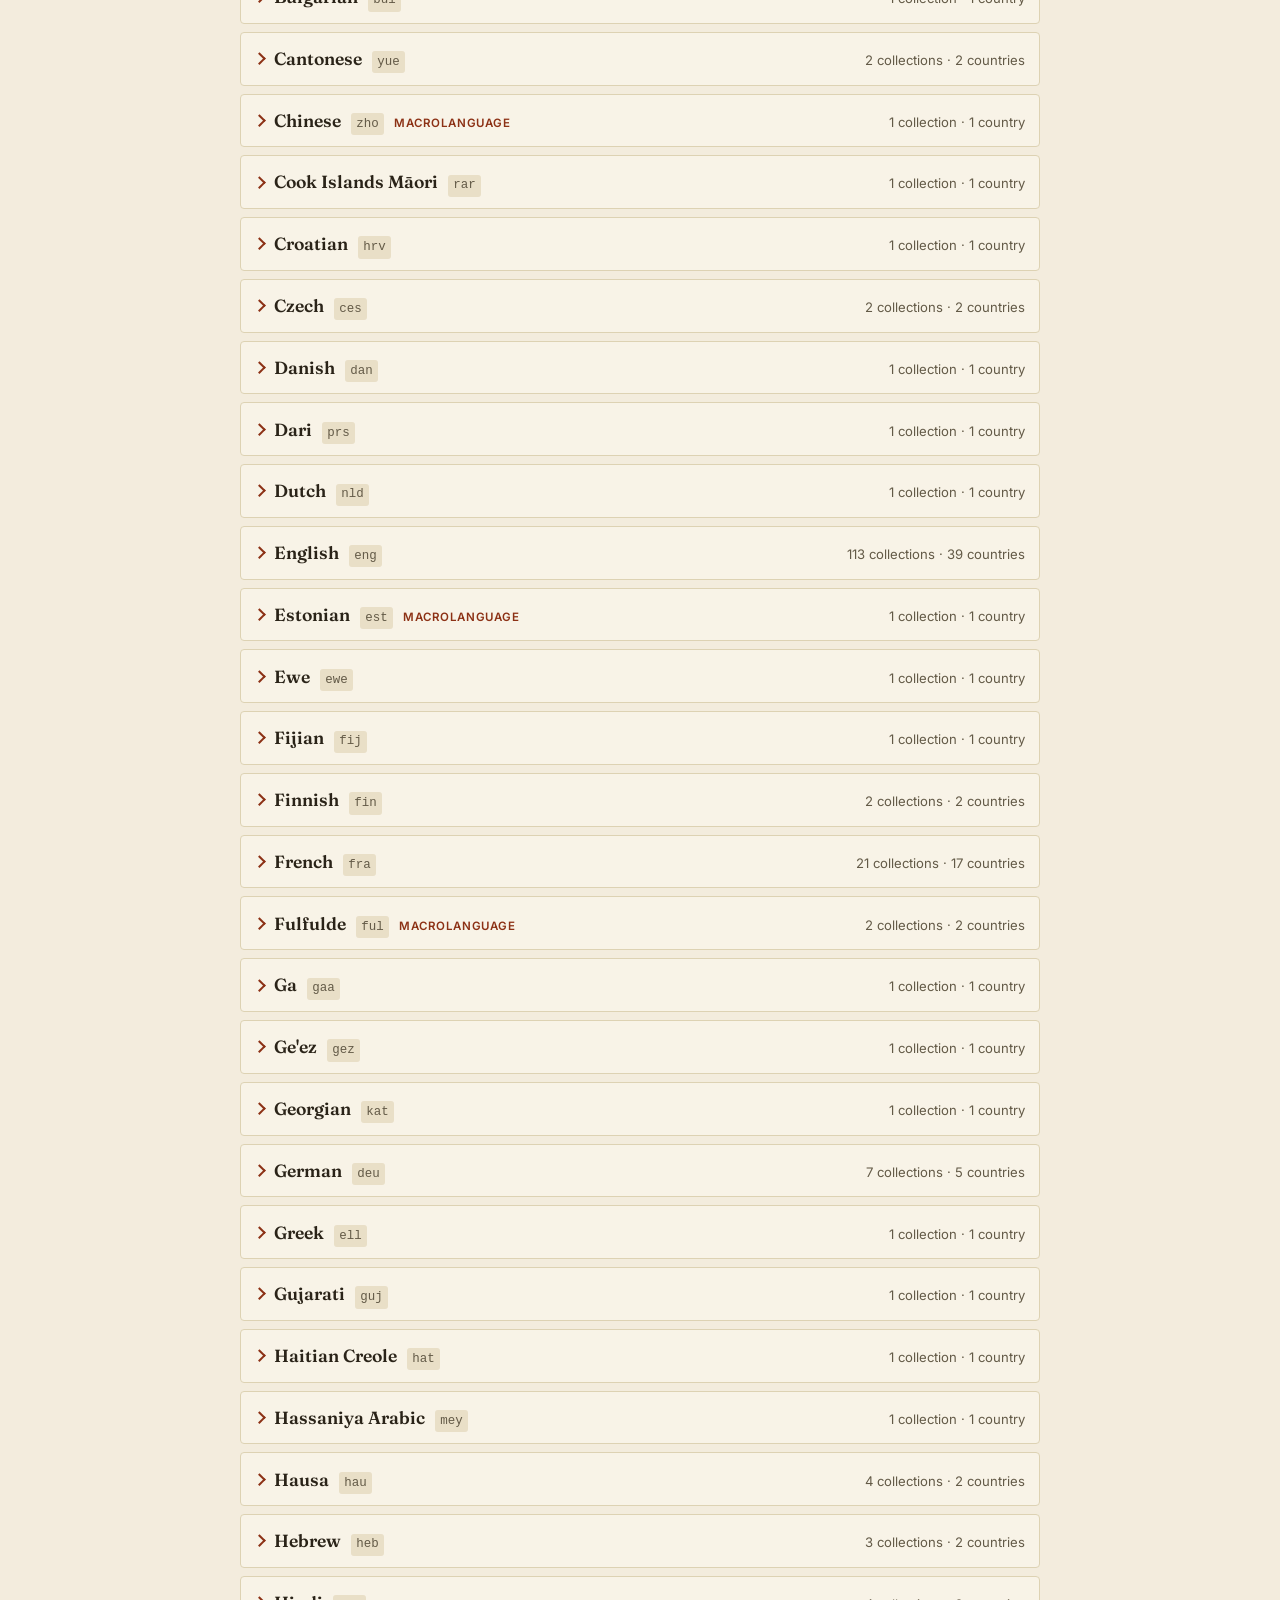
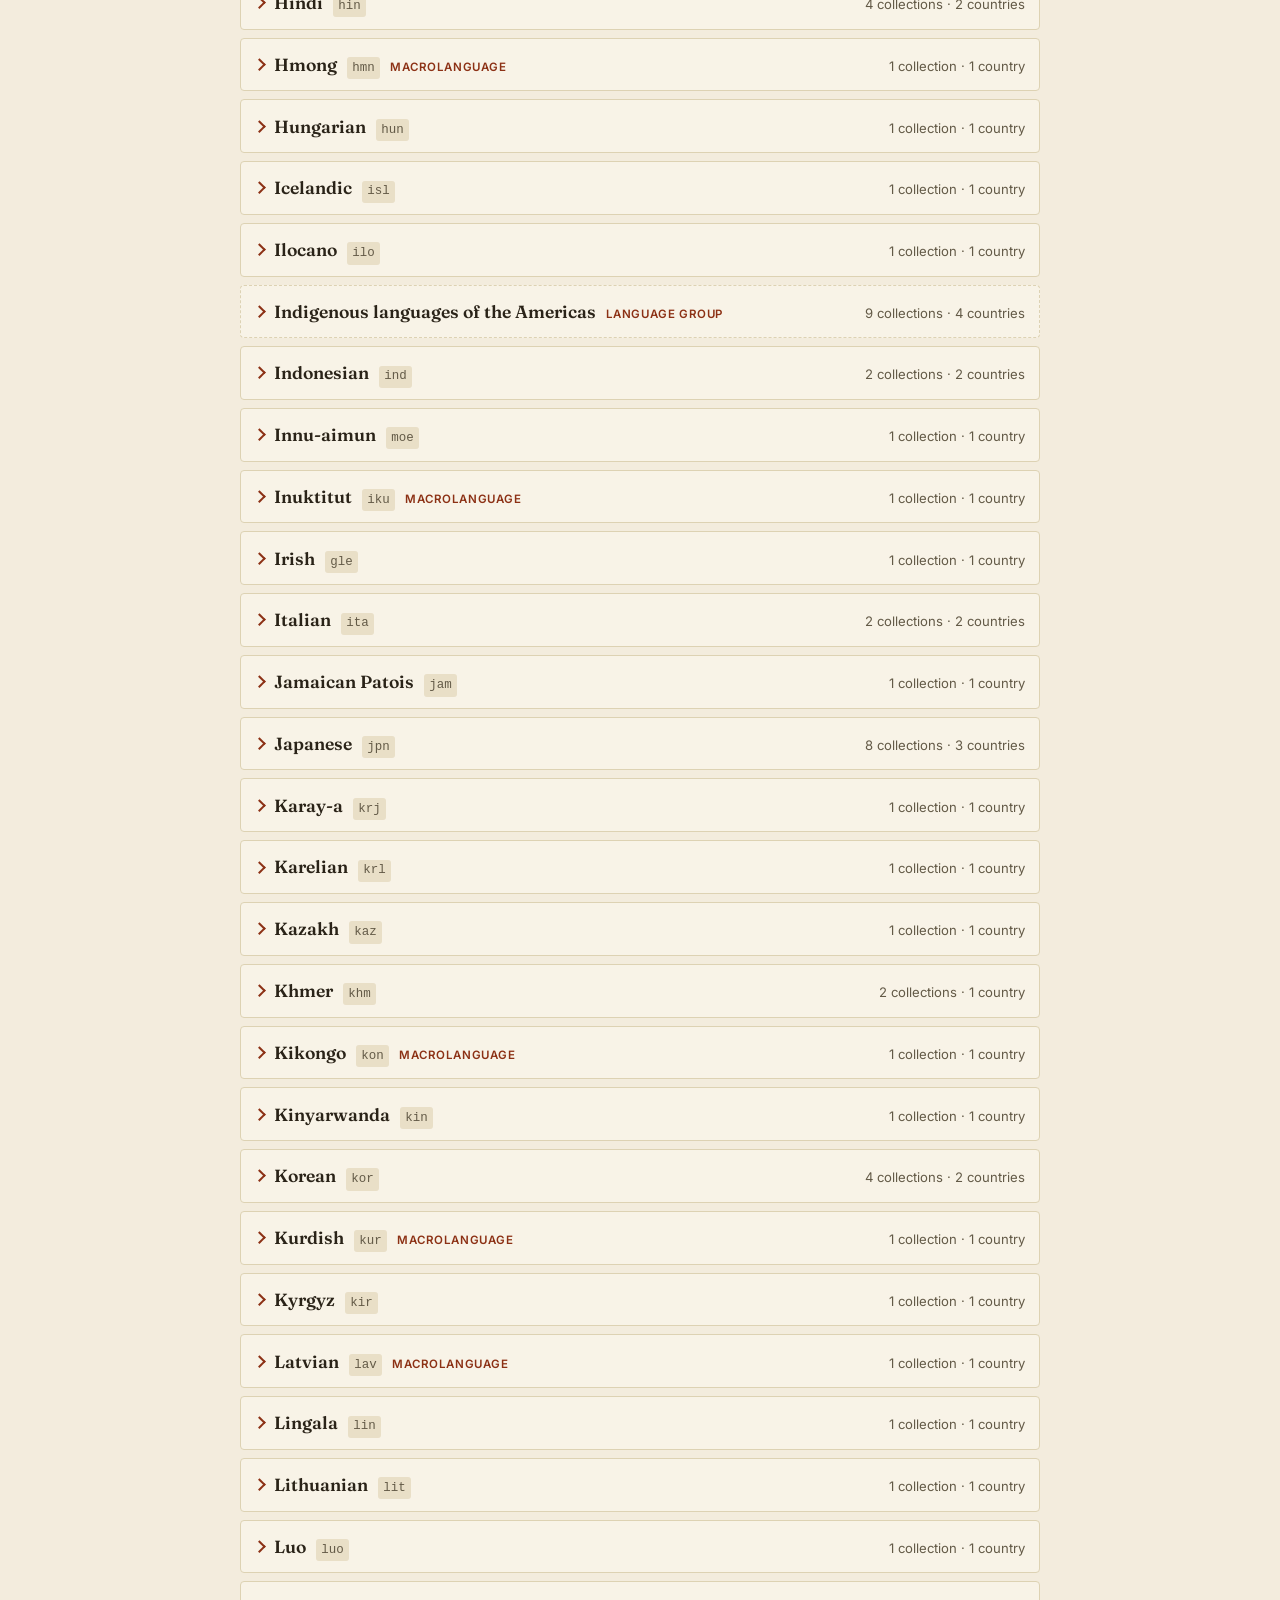
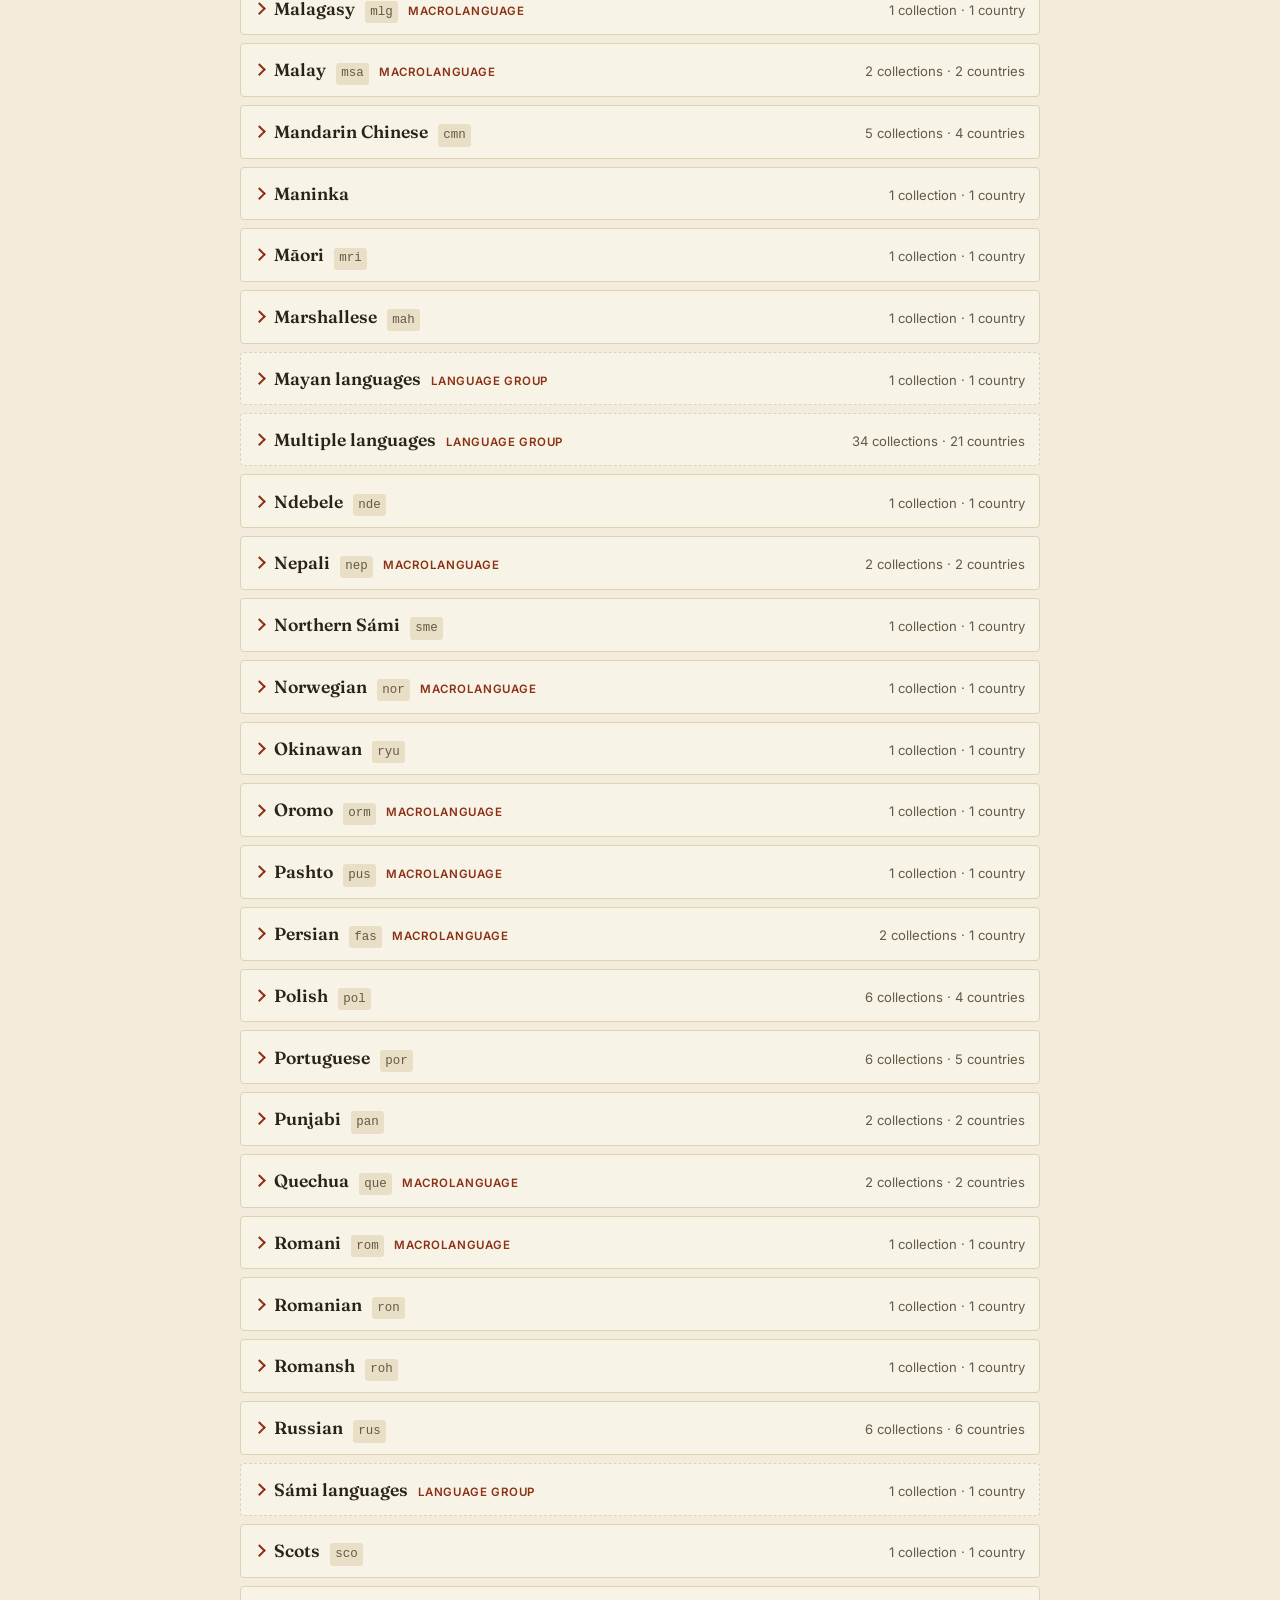
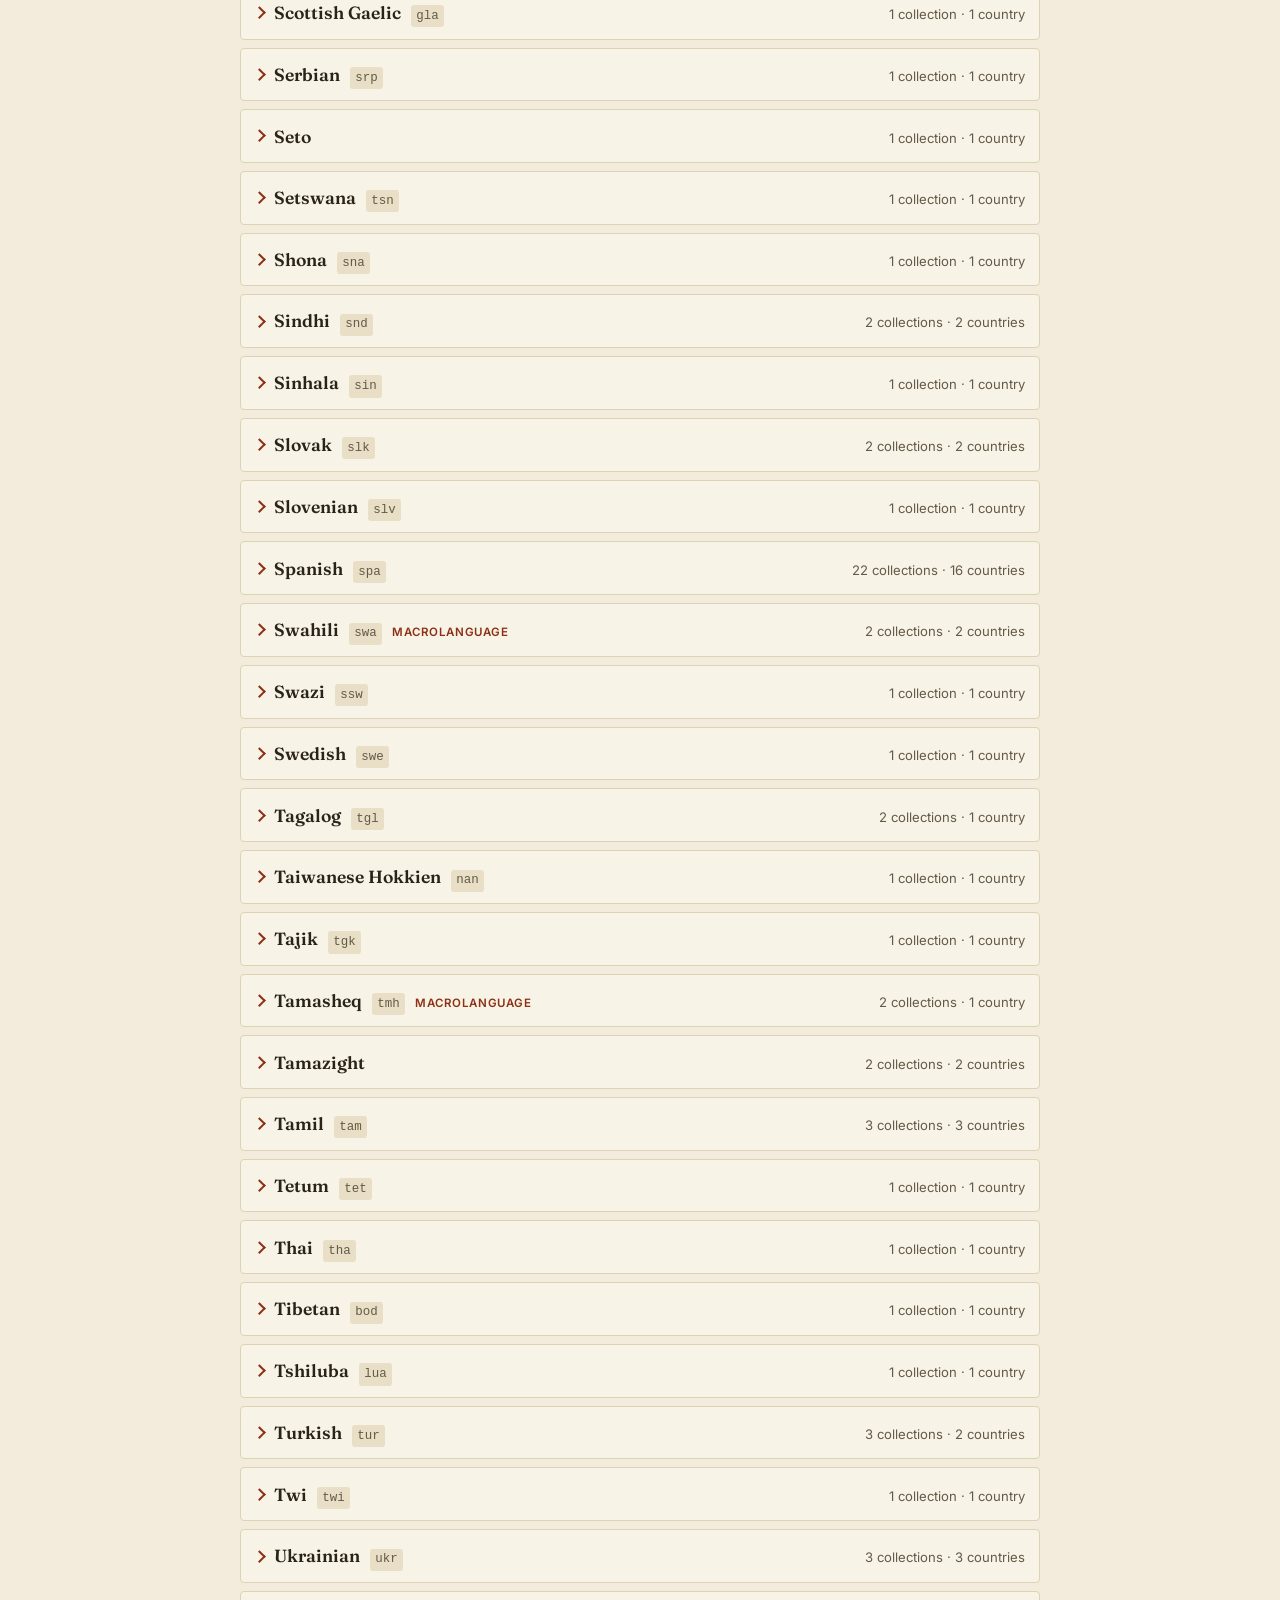
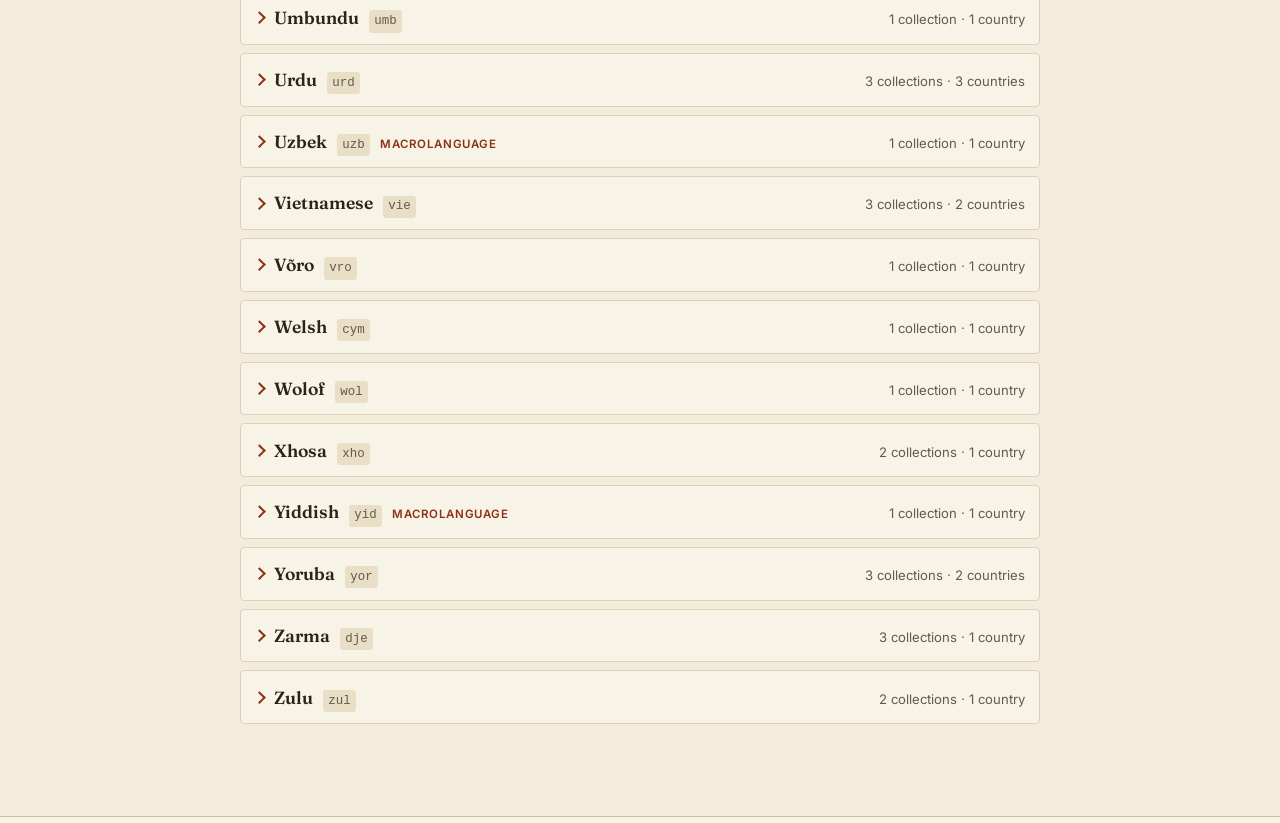
<file: languages.html>
<!DOCTYPE html>
<html lang="en">
<head>
<meta charset="UTF-8" />
<meta name="viewport" content="width=device-width, initial-scale=1.0, viewport-fit=cover" />
<title>Language Explorer — Mapping Voices</title>
<meta name="description" content="Explore the languages represented in the oral-history and voice-testimony collections indexed by Mapping Voices: ISO 639-3 codes, countries, collections, themes, and recording periods." />
<link rel="canonical" href="https://adamu.tech/mapping/languages.html" />
<meta name="theme-color" content="#f3ecdd" />
<link rel="icon" type="image/svg+xml" href="data:image/svg+xml,%3Csvg xmlns='http://www.w3.org/2000/svg' viewBox='0 0 24 24'%3E%3Cpath d='M12 1C7.31 1 3.5 4.81 3.5 9.5c0 6.5 8.5 13.5 8.5 13.5s8.5-7 8.5-13.5C20.5 4.81 16.69 1 12 1z' fill='%23b1401d'/%3E%3Ccircle cx='12' cy='9.3' r='3.1' fill='%23f3ecdd'/%3E%3C/svg%3E" />
<meta property="og:type" content="website" />
<meta property="og:title" content="Language Explorer — Mapping Voices" />
<meta property="og:description" content="Languages represented in indexed oral-history and voice-testimony collections, with ISO 639-3 codes, countries, and collections." />
<meta property="og:url" content="https://adamu.tech/mapping/languages.html" />
<link rel="preconnect" href="https://fonts.googleapis.com" />
<link rel="preconnect" href="https://fonts.gstatic.com" crossorigin />
<link href="https://fonts.googleapis.com/css2?family=Fraunces:ital,opsz,wght@0,9..144,400;0,9..144,600;0,9..144,700;1,9..144,500&family=Inter:wght@400;500;600;700&display=swap" rel="stylesheet" />
<link rel="stylesheet" href="css/style.css" />
<link rel="stylesheet" href="css/about.css" />
<link rel="stylesheet" href="css/languages.css" />
</head>
<body class="page">

<a class="skip-link" href="#main">Skip to content</a>

<header class="site-header">
  <div class="header-inner">
    <div class="brand">
      <p class="eyebrow">An open atlas of testimony</p>
      <p class="wordmark"><a href="./">Mapping&nbsp;Voices</a></p>
    </div>
    <nav class="page-nav" aria-label="Site">
      <a href="languages.html" aria-current="page">Languages</a>
      <a href="themes.html">Themes</a>
      <a href="gaps.html">Coverage gaps</a>
      <a href="about.html">About</a>
      <a href="about.html#data">Open data</a>
      <a href="./" class="page-nav-cta">Open the atlas</a>
    </nav>
  </div>
</header>

<main id="main" class="page-main lx-main">

  <section class="page-hero" aria-labelledby="page-title">
    <h1 id="page-title">Language Explorer</h1>
    <p class="lede">
      Which languages do the indexed oral-history and voice-testimony collections
      speak in, where are those collections, and what do they document?
    </p>
    <dl class="page-stats" aria-label="Languages in the dataset">
      <div><dt>Languages</dt><dd id="lx-stat-languages">–</dd></div>
      <div><dt>With ISO 639-3 code</dt><dd id="lx-stat-iso">–</dd></div>
      <div><dt>In only one collection</dt><dd id="lx-stat-single">–</dd></div>
      <div><dt>Language groups</dt><dd id="lx-stat-groups">–</dd></div>
    </dl>
    <p class="principle">
      This view measures discoverable, indexed archival representation — not the
      existence or importance of any language's oral traditions. A language with one
      collection here may have rich oral archives that are not yet indexed.
    </p>
    <p class="fine">
      Languages are recorded as the sources state them and are never inferred from
      geography. Group terms (such as “Multiple languages”) are used when a source
      names only a group; the source's wording is kept on each collection.
      Classification rules: <a href="https://github.com/adab-tech/mapping/blob/main/METHODOLOGY.md#6-how-languages-are-classified">Methodology §6</a>.
    </p>
  </section>

  <section aria-labelledby="lx-browse" class="lx-browse">
    <h2 id="lx-browse" class="visually-hidden">Browse languages</h2>
    <form class="lx-controls" id="lx-controls" role="search" autocomplete="off">
      <div class="field lx-search">
        <label for="lx-q">Find a language</label>
        <input id="lx-q" name="q" type="search" placeholder="Name, alternate name, or ISO code (e.g. hau)" />
      </div>
      <div class="field">
        <label for="lx-type">Show</label>
        <select id="lx-type" name="type">
          <option value="">Languages and groups</option>
          <option value="language">Individual languages</option>
          <option value="collective">Language groups</option>
        </select>
      </div>
      <div class="field">
        <label for="lx-sort">Sort</label>
        <select id="lx-sort" name="sort">
          <option value="name">A–Z</option>
          <option value="count">Most collections</option>
          <option value="countries">Most countries</option>
        </select>
      </div>
    </form>
    <p class="lx-count" id="lx-count" aria-live="polite"></p>
    <p class="lx-status" id="lx-status" role="status">Loading languages…</p>
    <ol class="lx-list" id="lx-list"></ol>
  </section>

</main>

<footer class="site-footer page-footer">
  <p>Data CC BY 4.0 · <a href="data/languages.json">languages.json</a> ·
    <a href="data/collections.csv">collections.csv</a> ·
    <a href="https://github.com/adab-tech/mapping">Source on GitHub</a></p>
</footer>

<script src="js/languages.js"></script>
</body>
</html>
</file>
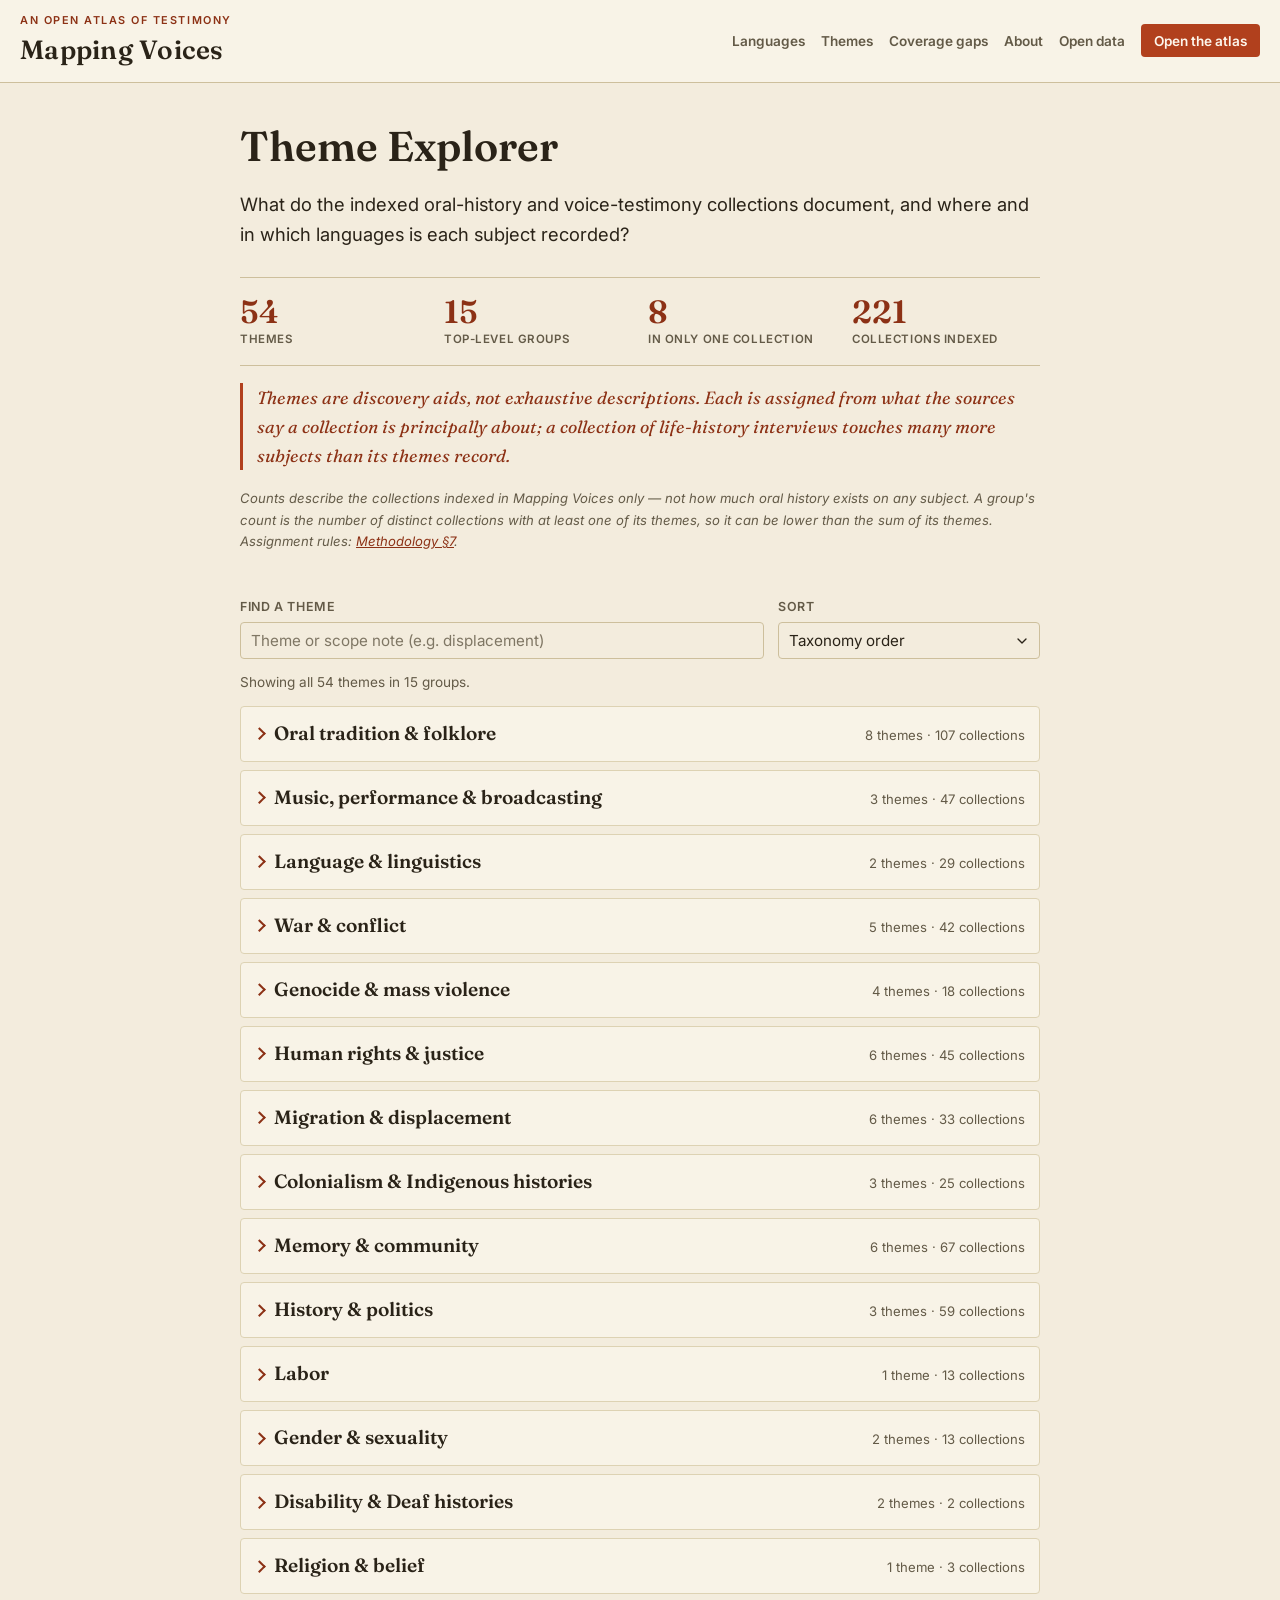
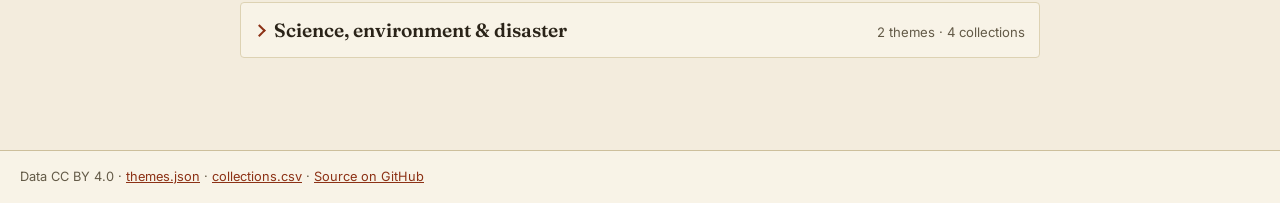
<file: themes.html>
<!DOCTYPE html>
<html lang="en">
<head>
<meta charset="UTF-8" />
<meta name="viewport" content="width=device-width, initial-scale=1.0, viewport-fit=cover" />
<title>Theme Explorer — Mapping Voices</title>
<meta name="description" content="Explore the themes assigned to the oral-history and voice-testimony collections indexed by Mapping Voices: 15 top-level groups, scope notes, collections, countries, and languages." />
<link rel="canonical" href="https://adamu.tech/mapping/themes.html" />
<meta name="theme-color" content="#f3ecdd" />
<link rel="icon" type="image/svg+xml" href="data:image/svg+xml,%3Csvg xmlns='http://www.w3.org/2000/svg' viewBox='0 0 24 24'%3E%3Cpath d='M12 1C7.31 1 3.5 4.81 3.5 9.5c0 6.5 8.5 13.5 8.5 13.5s8.5-7 8.5-13.5C20.5 4.81 16.69 1 12 1z' fill='%23b1401d'/%3E%3Ccircle cx='12' cy='9.3' r='3.1' fill='%23f3ecdd'/%3E%3C/svg%3E" />
<meta property="og:type" content="website" />
<meta property="og:title" content="Theme Explorer — Mapping Voices" />
<meta property="og:description" content="Themes assigned to indexed oral-history and voice-testimony collections, grouped under 15 headings, with the collections, countries, and languages behind each." />
<meta property="og:url" content="https://adamu.tech/mapping/themes.html" />
<link rel="preconnect" href="https://fonts.googleapis.com" />
<link rel="preconnect" href="https://fonts.gstatic.com" crossorigin />
<link href="https://fonts.googleapis.com/css2?family=Fraunces:ital,opsz,wght@0,9..144,400;0,9..144,600;0,9..144,700;1,9..144,500&family=Inter:wght@400;500;600;700&display=swap" rel="stylesheet" />
<link rel="stylesheet" href="css/style.css" />
<link rel="stylesheet" href="css/about.css" />
<link rel="stylesheet" href="css/languages.css" />
<link rel="stylesheet" href="css/themes.css" />
</head>
<body class="page">

<a class="skip-link" href="#main">Skip to content</a>

<header class="site-header">
  <div class="header-inner">
    <div class="brand">
      <p class="eyebrow">An open atlas of testimony</p>
      <p class="wordmark"><a href="./">Mapping&nbsp;Voices</a></p>
    </div>
    <nav class="page-nav" aria-label="Site">
      <a href="languages.html">Languages</a>
      <a href="themes.html" aria-current="page">Themes</a>
      <a href="gaps.html">Coverage gaps</a>
      <a href="about.html">About</a>
      <a href="about.html#data">Open data</a>
      <a href="./" class="page-nav-cta">Open the atlas</a>
    </nav>
  </div>
</header>

<main id="main" class="page-main lx-main">

  <section class="page-hero" aria-labelledby="page-title">
    <h1 id="page-title">Theme Explorer</h1>
    <p class="lede">
      What do the indexed oral-history and voice-testimony collections document,
      and where and in which languages is each subject recorded?
    </p>
    <dl class="page-stats" aria-label="Themes in the dataset">
      <div><dt>Themes</dt><dd id="tx-stat-themes">–</dd></div>
      <div><dt>Top-level groups</dt><dd id="tx-stat-groups">–</dd></div>
      <div><dt>In only one collection</dt><dd id="tx-stat-single">–</dd></div>
      <div><dt>Collections indexed</dt><dd id="tx-stat-collections">–</dd></div>
    </dl>
    <p class="principle">
      Themes are discovery aids, not exhaustive descriptions. Each is assigned from
      what the sources say a collection is principally about; a collection of
      life-history interviews touches many more subjects than its themes record.
    </p>
    <p class="fine">
      Counts describe the collections indexed in Mapping Voices only — not how much
      oral history exists on any subject. A group's count is the number of distinct
      collections with at least one of its themes, so it can be lower than the sum of
      its themes. Assignment rules: <a href="https://github.com/adab-tech/mapping/blob/main/METHODOLOGY.md#7-how-themes-are-assigned">Methodology §7</a>.
    </p>
  </section>

  <section aria-labelledby="tx-browse" class="lx-browse">
    <h2 id="tx-browse" class="visually-hidden">Browse themes</h2>
    <form class="lx-controls tx-controls" id="tx-controls" role="search" autocomplete="off">
      <div class="field lx-search">
        <label for="tx-q">Find a theme</label>
        <input id="tx-q" name="q" type="search" placeholder="Theme or scope note (e.g. displacement)" />
      </div>
      <div class="field">
        <label for="tx-sort">Sort</label>
        <select id="tx-sort" name="sort">
          <option value="taxonomy">Taxonomy order</option>
          <option value="count">Most collections</option>
        </select>
      </div>
    </form>
    <p class="lx-count" id="tx-count" aria-live="polite"></p>
    <p class="lx-status" id="tx-status" role="status">Loading themes…</p>
    <ol class="lx-list" id="tx-list"></ol>
  </section>

</main>

<footer class="site-footer page-footer">
  <p>Data CC BY 4.0 · <a href="data/themes.json">themes.json</a> ·
    <a href="data/collections.csv">collections.csv</a> ·
    <a href="https://github.com/adab-tech/mapping">Source on GitHub</a></p>
</footer>

<script src="js/themes.js"></script>
</body>
</html>
</file>
<file: css/style.css>
/* ==========================================================================
   Mapping Voices — editorial atlas styling
   ========================================================================== */

:root {
  --paper: #f3ecdd;
  --paper-deep: #e9dfc7;
  --paper-panel: #f8f3e7;
  --ink: #2a2318;
  --ink-soft: #635a47;
  --ink-faint: #8b8168;
  --rule: #cdbf9c;
  --rule-soft: #ddd2b3;
  --accent: #b1401d;
  --accent-dark: #8c3115;
  --accent-ink: #fdf6ec;
  --accent-soft: rgba(177, 64, 29, 0.12);
  --focus-ring: #1d5c56;
  --shadow: rgba(42, 35, 24, 0.18);

  --font-display: "Fraunces", "Iowan Old Style", "Palatino Linotype", Georgia, serif;
  --font-ui: "Inter", -apple-system, BlinkMacSystemFont, "Segoe UI", Roboto, Helvetica, Arial, sans-serif;

  --header-h: 4.75rem;
  --footer-h: 2.5rem;
  /* Side panels grow with the viewport so the map keeps a usable share on
     small laptops / portrait tablets and panels aren't lost on wide screens. */
  --panel-w: clamp(18rem, 24vw, 24rem);
  --detail-w: clamp(18rem, 26vw, 30rem);
  /* Horizontal gutter that also clears notches / rounded corners
     (viewport-fit=cover is set in every page's viewport meta). */
  --gutter: 1.25rem;
  --pad-left: max(var(--gutter), env(safe-area-inset-left, 0px));
  --pad-right: max(var(--gutter), env(safe-area-inset-right, 0px));
  --tap: 2.75rem; /* 44px minimum touch target */
  --radius: 4px;
  --transition-fast: 180ms ease;
  --transition-slow: 260ms cubic-bezier(0.2, 0.7, 0.3, 1);
}

* {
  box-sizing: border-box;
}

html,
body {
  height: 100%;
}

html {
  -webkit-text-size-adjust: 100%;
  text-size-adjust: 100%;
}

/* Large and ultra-wide screens: scale the whole rem-based UI up gently
   (16px at 1800px wide, ~19px at 2560, 24px at 3840) so text and panels
   don't shrink to specks. Percent/rem bounds keep the user's own font-size
   preference and browser zoom in charge. */
@media (min-width: 1800px) {
  html {
    font-size: clamp(100%, 0.5625rem + 0.39vw, 150%);
  }
}

body {
  margin: 0;
  background: var(--paper);
  color: var(--ink);
  font-family: var(--font-ui);
  font-size: 1rem;
  line-height: 1.5;
  -webkit-font-smoothing: antialiased;
}

h1,
h2,
h3 {
  font-family: var(--font-display);
  font-weight: 600;
  color: var(--ink);
  margin: 0;
}

a {
  color: var(--accent-dark);
}

a:hover {
  color: var(--accent);
}

button {
  font-family: inherit;
}

.visually-hidden {
  position: absolute !important;
  width: 1px;
  height: 1px;
  padding: 0;
  margin: -1px;
  overflow: hidden;
  clip: rect(0, 0, 0, 0);
  white-space: nowrap;
  border: 0;
}

.skip-link {
  position: absolute;
  inset-inline-start: 0.75rem;
  top: -3rem;
  background: var(--ink);
  color: var(--accent-ink);
  padding: 0.6rem 1rem;
  border-radius: var(--radius);
  z-index: 1000;
  transition: top var(--transition-fast);
  font-family: var(--font-ui);
  font-size: 0.9rem;
  text-decoration: none;
}

.skip-link:focus {
  top: 0.75rem;
}

:focus-visible {
  outline: 3px solid var(--focus-ring);
  outline-offset: 2px;
}

/* ---------------------------------- app ---------------------------------- */

.app {
  display: flex;
  flex-direction: column;
  min-height: 100vh;
  min-height: 100dvh; /* dvh: mobile browser chrome doesn't hide the footer */
  overflow-x: hidden;
}

/* Desktop: the atlas is exactly one screen tall and the side panels scroll
   on their own. Without a fixed height the index list (200+ entries) made
   the grid row, and so the map, thousands of pixels tall. */
@media (min-width: 980px) {
  .app {
    height: max(30rem, 100vh);
    height: max(30rem, 100dvh);
  }
}

/* ---------------------------------- header ---------------------------------- */

.site-header {
  border-bottom: 1px solid var(--rule);
  background:
    linear-gradient(var(--paper-panel), var(--paper-panel)),
    repeating-linear-gradient(90deg, transparent, transparent 39px, var(--rule-soft) 39px, var(--rule-soft) 40px);
  background-blend-mode: normal;
  flex: 0 0 auto;
}

.header-inner {
  max-width: 100%;
  margin: 0 auto;
  padding: 0.75rem var(--pad-right) 0.75rem var(--pad-left);
  padding-top: max(0.75rem, env(safe-area-inset-top, 0px));
  display: flex;
  align-items: center;
  gap: 1rem;
  min-height: var(--header-h);
}

.brand {
  display: flex;
  flex-direction: column;
  gap: 0.1rem;
  min-width: 0;
}

.eyebrow {
  margin: 0;
  font-family: var(--font-ui);
  font-size: 0.68rem;
  letter-spacing: 0.14em;
  text-transform: uppercase;
  color: var(--accent-dark);
  font-weight: 600;
}

.wordmark {
  font-size: 1.65rem;
  letter-spacing: 0.01em;
  white-space: nowrap;
}

.header-end {
  display: flex;
  align-items: center;
  gap: 0.85rem;
  margin-inline-start: auto;
  flex: 0 1 auto;
  min-width: 0;
}

.header-note {
  margin: 0;
  font-size: 0.85rem;
  color: var(--ink-soft);
  font-style: italic;
  font-family: var(--font-display);
  white-space: nowrap;
  display: none;
}

@media (min-width: 700px) {
  .header-note {
    display: block;
  }
}

/* ---------------------------------- language switcher ---------------------------------- */

.lang-switch {
  display: flex;
  align-items: center;
  flex: 0 0 auto;
}

.lang-select {
  font-family: var(--font-ui);
  font-size: 0.8rem;
  font-weight: 600;
  padding: 0.4rem 1.7rem 0.4rem 0.6rem;
  border: 1px solid var(--rule);
  border-radius: var(--radius);
  background-color: var(--paper);
  color: var(--ink);
  appearance: none;
  background-image: url("data:image/svg+xml;utf8,<svg xmlns='http://www.w3.org/2000/svg' viewBox='0 0 24 24'><path d='M6 9l6 6 6-6' fill='none' stroke='%232a2318' stroke-width='2' stroke-linecap='round' stroke-linejoin='round'/></svg>");
  background-repeat: no-repeat;
  background-position: right 0.5rem center;
  background-size: 0.9rem;
  cursor: pointer;
  max-width: 8rem;
}

.lang-select:hover {
  border-color: var(--ink-faint);
}

@media (max-width: 480px) {
  .lang-select {
    max-width: 6.4rem;
    font-size: 0.72rem;
    padding: 0.35rem 1.5rem 0.35rem 0.5rem;
  }
}

/* icon buttons shared by header + drawers */

.icon-button {
  display: inline-flex;
  align-items: center;
  justify-content: center;
  width: 2.5rem;
  height: 2.5rem;
  border-radius: var(--radius);
  border: 1px solid transparent;
  background: transparent;
  color: var(--ink);
  cursor: pointer;
  flex: 0 0 auto;
}

.icon-button:hover {
  background: var(--paper-deep);
  border-color: var(--rule);
}

.icon-button .icon {
  width: 1.4rem;
  height: 1.4rem;
}

.filters-toggle {
  display: inline-flex;
}

@media (min-width: 980px) {
  .filters-toggle {
    display: none;
  }
}

/* ---------------------------------- layout ---------------------------------- */

.layout {
  position: relative;
  flex: 1 1 auto;
  display: grid;
  grid-template-columns: var(--panel-w) minmax(0, 1fr) var(--detail-w);
  grid-template-rows: minmax(0, 1fr);
  grid-template-areas: "filters map detail";
  min-height: 0;
}

@media (max-width: 979px) {
  .layout {
    grid-template-columns: minmax(0, 1fr);
    grid-template-areas: "map";
  }
}

/* ---------------------------------- panels (shared) ---------------------------------- */

.panel {
  background: var(--paper-panel);
  display: flex;
  flex-direction: column;
  min-height: 0;
}

.panel-header {
  display: flex;
  align-items: center;
  justify-content: space-between;
  padding: 1rem 1.25rem 0.75rem;
  border-bottom: 1px solid var(--rule-soft);
  flex: 0 0 auto;
}

.panel-header h2 {
  font-size: 1.1rem;
}

.panel-header .icon-button {
  display: none;
}

@media (max-width: 979px) {
  .panel-header .icon-button {
    display: inline-flex;
  }
}

/* ---------------------------------- filters drawer ---------------------------------- */

.filters-drawer {
  grid-area: filters;
  border-right: 1px solid var(--rule);
  overflow-y: auto;
}

.filters-form {
  padding: 1rem 1.25rem;
  display: grid;
  gap: 0.9rem;
  border-bottom: 1px solid var(--rule-soft);
  flex: 0 0 auto;
}

.field {
  display: grid;
  gap: 0.3rem;
  min-width: 0;
}

/* Without this, a <select> sizes itself to its longest option label and
   pushes the whole filter column wider than the panel. */
.field select,
.field input {
  width: 100%;
  min-width: 0;
}

.field label {
  font-size: 0.78rem;
  font-weight: 600;
  color: var(--ink-soft);
  text-transform: uppercase;
  letter-spacing: 0.05em;
}

.field select {
  font-family: var(--font-ui);
  font-size: 0.95rem;
  padding: 0.5rem 0.6rem;
  border: 1px solid var(--rule);
  border-radius: var(--radius);
  background: var(--paper);
  color: var(--ink);
  appearance: none;
  background-image: url("data:image/svg+xml;utf8,<svg xmlns='http://www.w3.org/2000/svg' viewBox='0 0 24 24'><path d='M6 9l6 6 6-6' fill='none' stroke='%232a2318' stroke-width='2' stroke-linecap='round' stroke-linejoin='round'/></svg>");
  background-repeat: no-repeat;
  background-position: right 0.55rem center;
  background-size: 1rem;
  padding-right: 1.9rem;
}

.field select:hover {
  border-color: var(--ink-faint);
}

.field input[type="search"] {
  font-family: var(--font-ui);
  font-size: 0.95rem;
  padding: 0.5rem 0.6rem;
  border: 1px solid var(--rule);
  border-radius: var(--radius);
  background: var(--paper);
  color: var(--ink);
  width: 100%;
}

.field input[type="search"]::placeholder {
  color: var(--ink-soft);
  opacity: 0.8;
}

.field input[type="search"]:hover {
  border-color: var(--ink-faint);
}

/* ---------------------------------- dataset stats ---------------------------------- */

.dataset-stats {
  padding: 0.85rem 1.25rem 0.75rem;
  border-bottom: 1px solid var(--rule-soft);
  flex: 0 0 auto;
}

.dataset-stats[hidden] {
  display: none;
}

.dataset-stats dl {
  /* flex-wrap rather than three fixed columns: long labels (or longer
     translations) wrap to a new row in a narrow panel instead of breaking
     mid-word. */
  display: flex;
  flex-wrap: wrap;
  gap: 0.5rem 1.25rem;
  margin: 0;
}

.dataset-stats dl > div {
  flex: 1 0 auto;
  display: flex;
  flex-direction: column-reverse;
  justify-content: flex-end; /* packs to the top in column-reverse */
}

.dataset-stats dt {
  font-size: 0.7rem;
  font-weight: 600;
  text-transform: uppercase;
  letter-spacing: 0.05em;
  color: var(--ink-soft);
}

.dataset-stats dd {
  margin: 0;
  font-family: var(--font-display);
  font-size: 1.45rem;
  font-weight: 600;
  line-height: 1.1;
  color: var(--accent-dark);
  font-variant-numeric: lining-nums tabular-nums;
}

.dataset-stats-scope {
  margin: 0.5rem 0 0;
  font-size: 0.74rem;
  color: var(--ink-soft);
  font-style: italic;
}

.text-button {
  justify-self: start;
  background: none;
  border: none;
  padding: 0.15rem 0;
  color: var(--accent-dark);
  font-size: 0.85rem;
  font-weight: 600;
  cursor: pointer;
  text-decoration: underline;
  text-underline-offset: 3px;
}

.text-button:hover {
  color: var(--accent);
}

.results {
  padding: 0.9rem 1.25rem 1.25rem;
  /* The whole filters panel scrolls as one; a nested scroller here was
     squeezed to a sliver on laptop-height screens. */
  flex: 0 0 auto;
}

.results-header {
  display: flex;
  align-items: baseline;
  justify-content: space-between;
  margin-bottom: 0.5rem;
}

.results-header h2 {
  font-size: 0.95rem;
}

.results-count {
  font-size: 0.78rem;
  color: var(--ink-soft);
}

.results-empty {
  font-size: 0.88rem;
  color: var(--ink-soft);
  font-style: italic;
}

.results-list {
  list-style: none;
  margin: 0;
  padding: 0;
  display: grid;
  gap: 0.5rem;
}

.result-item {
  width: 100%;
  text-align: start;
  background: var(--paper);
  border: 1px solid var(--rule-soft);
  border-radius: var(--radius);
  padding: 0.55rem 0.7rem;
  cursor: pointer;
  display: grid;
  gap: 0.15rem;
  transition: border-color var(--transition-fast), background var(--transition-fast);
}

.result-item:hover {
  border-color: var(--accent);
  background: var(--accent-soft);
}

.result-item[aria-current="true"] {
  border-color: var(--accent);
  background: var(--accent-soft);
  box-shadow: inset 3px 0 0 var(--accent);
}

.result-item .result-title {
  font-family: var(--font-display);
  font-weight: 600;
  font-size: 0.98rem;
  color: var(--ink);
  line-height: 1.3;
}

.result-item .result-meta {
  font-size: 0.78rem;
  color: var(--ink-soft);
}

/* ---------------------------------- map ---------------------------------- */

.map-wrap {
  grid-area: map;
  position: relative;
  /* Own stacking context: Leaflet's controls (z-index 800–1000) otherwise
     paint over the mobile filters drawer, which comes earlier in the DOM. */
  isolation: isolate;
  z-index: 0;
  min-height: 0;
  display: flex;
  flex-direction: column;
  background: var(--paper-deep);
}

.map {
  flex: 1 1 auto;
  min-height: min(20rem, 55vh);
  width: 100%;
  background: var(--paper-deep);
}

.map-hint {
  margin: 0;
  font-size: 0.72rem;
  color: var(--ink-soft);
  padding: 0.35rem 0.85rem;
  background: var(--paper-panel);
  border-top: 1px solid var(--rule-soft);
  flex: 0 0 auto;
}

.map-status {
  position: absolute;
  top: 0.75rem;
  left: 50%;
  transform: translateX(-50%);
  z-index: 900;
  background: var(--ink);
  color: var(--accent-ink);
  padding: 0.5rem 1rem;
  border-radius: var(--radius);
  font-size: 0.85rem;
  max-width: 90%;
  text-align: center;
}

/* Leaflet marker + popup theming */

.mv-pin {
  display: block;
  width: 22px;
  height: 22px;
  border-radius: 50% 50% 50% 0;
  background: var(--accent);
  border: 2px solid var(--accent-ink);
  transform: rotate(-45deg);
  box-shadow: 0 1px 3px var(--shadow);
}

.mv-pin.is-active {
  background: var(--focus-ring);
}

.leaflet-marker-icon.mv-pin-icon {
  transition: filter var(--transition-fast);
}

.leaflet-marker-icon.mv-pin-icon:focus,
.leaflet-marker-icon.mv-pin-icon:focus-visible {
  outline: 3px solid var(--focus-ring);
  outline-offset: 3px;
  border-radius: 50%;
}

.leaflet-popup-content-wrapper {
  background: var(--paper-panel);
  color: var(--ink);
  border-radius: var(--radius);
  box-shadow: 0 6px 20px var(--shadow);
}

.leaflet-popup-tip {
  background: var(--paper-panel);
}

.mv-popup h3 {
  font-size: 1rem;
  margin-bottom: 0.15rem;
}

.mv-popup p {
  margin: 0.15rem 0;
  font-size: 0.85rem;
  color: var(--ink-soft);
}

.mv-popup a {
  font-size: 0.85rem;
  font-weight: 600;
}

/* ---------------------------------- detail panel ---------------------------------- */

.detail-panel {
  grid-area: detail;
  border-left: 1px solid var(--rule);
  overflow-y: auto;
}

.detail-body {
  padding: 1.1rem 1.25rem 2rem;
  flex: 1 1 auto;
  overflow-y: auto;
}

.detail-placeholder {
  color: var(--ink-soft);
  font-style: italic;
  font-size: 0.92rem;
}

.detail-title {
  font-size: 1.4rem;
  line-height: 1.25;
  margin-bottom: 0.3rem;
}

.detail-archive {
  color: var(--ink-soft);
  font-size: 0.95rem;
  margin: 0 0 0.9rem;
}

.detail-row {
  margin: 0 0 0.85rem;
}

.detail-row dt {
  font-size: 0.72rem;
  text-transform: uppercase;
  letter-spacing: 0.06em;
  color: var(--ink-soft);
  font-weight: 600;
  margin-bottom: 0.25rem;
}

.detail-row dd {
  margin: 0;
  font-size: 0.92rem;
}

.tag-list {
  list-style: none;
  margin: 0;
  padding: 0;
  display: flex;
  flex-wrap: wrap;
  gap: 0.35rem;
}

.tag {
  display: inline-block;
  background: var(--accent-soft);
  color: var(--accent-dark);
  border: 1px solid var(--accent-soft);
  border-radius: 999px;
  padding: 0.15rem 0.6rem;
  font-size: 0.78rem;
  font-weight: 600;
}

/* Controlled access term, shown above the holder's own access notes. */
.access-term {
  display: inline-block;
  margin-bottom: 0.3rem;
  padding: 0.1rem 0.55rem;
  border: 1px solid currentColor;
  border-radius: 999px;
  font-size: 0.78rem;
  font-weight: 600;
  color: var(--ink-soft);
}

.access-notes {
  display: block;
}

.detail-summary {
  font-size: 0.95rem;
  line-height: 1.55;
}

.detail-link {
  display: inline-flex;
  align-items: center;
  gap: 0.4rem;
  margin-top: 0.4rem;
  padding: 0.55rem 1rem;
  background: var(--accent);
  color: var(--accent-ink);
  border-radius: var(--radius);
  text-decoration: none;
  font-weight: 600;
  font-size: 0.92rem;
}

.detail-link:hover {
  background: var(--accent-dark);
  color: var(--accent-ink);
}

.detail-title:focus {
  outline: none;
}

.detail-title:focus-visible {
  outline: 2px solid var(--focus-ring);
  outline-offset: 2px;
}

.verification-badge {
  display: inline-block;
  margin: 0 0 0.9rem;
  padding: 0.1rem 0.55rem;
  border: 1px solid currentColor;
  border-radius: 999px;
  font-size: 0.74rem;
  font-weight: 600;
  color: var(--ink-soft);
}

.verification-badge.is-verified {
  color: var(--focus-ring);
}

.verification-badge.is-unavailable {
  color: var(--accent-dark);
}

.inline-list {
  list-style: none;
  margin: 0;
  padding: 0;
  display: flex;
  flex-wrap: wrap;
  gap: 0.15rem 0.35rem;
}

.inline-list li:not(:last-child)::after {
  content: ",";
}

.detail-citation {
  font-style: normal;
  font-size: 0.85rem;
  overflow-wrap: anywhere;
}

.related-list {
  list-style: none;
  margin: 0;
  padding: 0;
  display: grid;
  gap: 0.2rem;
}

.related-list .text-button {
  text-align: start;
  font-weight: 500;
}

.detail-copy {
  display: block;
  margin-top: 0.8rem;
}

.detail-notice {
  margin: 1rem 0 0;
  padding-top: 0.75rem;
  border-top: 1px solid var(--rule-soft);
  font-size: 0.78rem;
  color: var(--ink-soft);
}

/* ---------------------------------- footer ---------------------------------- */

.site-footer {
  flex: 0 0 auto;
  border-top: 1px solid var(--rule);
  background: var(--paper-panel);
  padding: 0.5rem var(--pad-right) 0.5rem var(--pad-left);
  padding-bottom: max(0.5rem, env(safe-area-inset-bottom, 0px));
  min-height: var(--footer-h);
  display: flex;
  flex-wrap: wrap;
  align-items: center;
  gap: 0.25rem 1.25rem;
}

.footer-nav {
  display: flex;
  flex-wrap: wrap;
  gap: 0.25rem 0.9rem;
}

.footer-nav a {
  font-size: 0.8rem;
  font-weight: 600;
  color: var(--accent-dark);
}

.site-footer p {
  margin: 0;
  font-size: 0.74rem;
  color: var(--ink-soft);
}

/* ---------------------------------- responsive: drawers ---------------------------------- */

@media (max-width: 979px) {
  .filters-drawer,
  .detail-panel {
    position: fixed;
    top: 0;
    bottom: 0;
    z-index: 1000;
    width: min(88vw, 22rem);
    box-shadow: 0 0 30px var(--shadow);
    overscroll-behavior: contain;
  }

  .filters-drawer {
    left: 0;
    border-right: 1px solid var(--rule);
    transform: translateX(-100%);
    transition: transform var(--transition-slow);
    padding-top: env(safe-area-inset-top, 0px);
    padding-bottom: env(safe-area-inset-bottom, 0px);
    padding-left: env(safe-area-inset-left, 0px);
  }

  .filters-drawer.is-open {
    transform: translateX(0);
  }

  .detail-panel {
    right: 0;
    top: auto;
    bottom: 0;
    height: min(80vh, 100%);
    height: min(80dvh, 100%);
    width: 100%;
    padding-bottom: env(safe-area-inset-bottom, 0px);
    border-left: none;
    border-top: 1px solid var(--rule);
    border-radius: 12px 12px 0 0;
    transform: translateY(100%);
    transition: transform var(--transition-slow);
  }

  .detail-panel.is-open {
    transform: translateY(0);
  }

  .drawer-backdrop {
    position: fixed;
    inset: 0;
    background: rgba(20, 16, 8, 0.4);
    z-index: 999;
  }

  .drawer-backdrop[hidden] {
    display: none;
  }
}

@media (min-width: 980px) {
  .drawer-backdrop {
    display: none !important;
  }
}

/* ---------------------------------- small mobile tightening ---------------------------------- */

@media (max-width: 480px) {
  :root {
    --gutter: 0.85rem;
  }

  .header-inner {
    padding-top: max(0.6rem, env(safe-area-inset-top, 0px));
    padding-bottom: 0.6rem;
    gap: 0.6rem;
  }

  .wordmark {
    font-size: 1.3rem;
  }

  .eyebrow {
    font-size: 0.62rem;
  }

  .filters-drawer {
    width: min(92vw, 20rem);
  }

  .panel-header,
  .filters-form,
  .results,
  .detail-body {
    padding-left: 1rem;
    padding-right: 1rem;
  }
}

/* ---------------------------------- reduced motion ---------------------------------- */

@media (prefers-reduced-motion: reduce) {
  *,
  *::before,
  *::after {
    animation-duration: 0.001ms !important;
    animation-iteration-count: 1 !important;
    transition-duration: 0.001ms !important;
    scroll-behavior: auto !important;
  }
}

/* ---------------------------------- dark-mode-aware ground (host theme) ---------------------------------- */
/* Mapping Voices intentionally commits to a single warm, paper-like editorial
   palette regardless of OS theme, per the design brief (not dark-mode-first). */

/* ---------------------------------- RTL (Arabic) ----------------------------------
   The desktop 3-column grid (.layout) mirrors on its own once `dir="rtl"` is set on
   <html> — CSS Grid places track 1 at the inline-start edge, which is the right
   side in RTL, so "filters" ends up rightmost and "detail" leftmost automatically.
   What does NOT auto-mirror: physical left/right borders (they'd end up on the
   outer edge instead of facing the map), the mobile drawers' fixed left/right
   offsets and slide-in transforms (physical, not logical), and background-image
   positioning on the custom <select> arrows. Those are corrected explicitly here.
   Verified visually at 1280px and 375px. */

html[dir="rtl"] .filters-drawer {
  border-right: none;
  border-left: 1px solid var(--rule);
}

html[dir="rtl"] .detail-panel {
  border-left: none;
  border-right: 1px solid var(--rule);
}

html[dir="rtl"] .field select {
  background-position: left 0.55rem center;
  padding-right: 0.6rem;
  padding-left: 1.9rem;
}

html[dir="rtl"] .lang-select {
  background-position: left 0.5rem center;
  padding: 0.4rem 0.6rem 0.4rem 1.7rem;
}

@media (max-width: 480px) {
  html[dir="rtl"] .lang-select {
    padding: 0.35rem 0.5rem 0.35rem 1.5rem;
  }
}

html[dir="rtl"] .result-item[aria-current="true"] {
  box-shadow: inset -3px 0 0 var(--accent);
}

@media (max-width: 979px) {
  /* Filters drawer's natural "reading start" edge is the right side in RTL, so
     it should slide in from the right instead of the left, and its border
     should face the map (now to its left) instead of the outer screen edge. */
  html[dir="rtl"] .filters-drawer {
    left: auto;
    right: 0;
    border-right: none;
    border-left: 1px solid var(--rule);
    transform: translateX(100%);
  }

  html[dir="rtl"] .filters-drawer.is-open {
    transform: translateX(0);
  }

  /* The detail panel is a full-width bottom sheet on mobile regardless of
     direction, so its fixed positioning needs no left/right change — only
     confirm it stays full-width and doesn't inherit a stray border. */
  html[dir="rtl"] .detail-panel {
    border-left: none;
  }
}


/* ==========================================================================
   Responsive: every screen size (added after a viewport-matrix audit —
   docs/testing/BROWSER-TESTING.md lists the sizes and results)
   ========================================================================== */

/* Very narrow phones (320–360px): keep the eyebrow on one line. */


/* Mobile + tablet atlas footer: one row of links that scrolls sideways
   instead of wrapping into three rows of small links. */
@media (max-width: 979px) {
  .site-footer:not(.page-footer) {
    flex-wrap: nowrap;
    flex-direction: column;
    align-items: stretch;
    gap: 0;
    padding-top: 0.15rem;
    padding-bottom: max(0.35rem, env(safe-area-inset-bottom, 0px));
  }

  .site-footer:not(.page-footer) .footer-nav {
    flex-wrap: nowrap;
    overflow-x: auto;
    scrollbar-width: none;
    margin-inline: calc(-1 * var(--gutter));
    padding-inline: var(--gutter);
    /* soft fade at the scrolling edge hints that there is more */
    -webkit-mask-image: linear-gradient(to right, #000 85%, transparent);
    mask-image: linear-gradient(to right, #000 85%, transparent);
  }

  html[dir="rtl"] .site-footer:not(.page-footer) .footer-nav {
    -webkit-mask-image: linear-gradient(to left, #000 85%, transparent);
    mask-image: linear-gradient(to left, #000 85%, transparent);
  }

  .site-footer:not(.page-footer) .footer-nav::-webkit-scrollbar {
    display: none;
  }

  .footer-nav a {
    white-space: nowrap;
    padding-block: 0.4rem;
  }

  .site-footer:not(.page-footer) .footer-nav a:last-child {
    padding-inline-end: 2rem;
  }
}

/* Tablet portrait: the record sheet covers 60% rather than 80% of a tall
   screen so the map and the pin stay in view above it. */
@media (min-width: 600px) and (max-width: 979px) and (orientation: portrait) {
  .detail-panel {
    height: min(62vh, 100%);
    height: min(62dvh, 100%);
  }
}

/* Landscape phones and short windows (also ~200–400% zoom on laptops):
   compact header, no hint line, one-line footer, and the record opens as a
   side sheet instead of a bottom sheet that would cover the whole map. */
@media (max-width: 979px) and (orientation: landscape) {
  .detail-panel {
    top: 0;
    bottom: 0;
    left: auto;
    right: 0;
    height: auto;
    width: min(26rem, 62vw);
    border-top: none;
    border-left: 1px solid var(--rule);
    border-radius: 12px 0 0 12px;
    transform: translateX(100%);
    padding-top: env(safe-area-inset-top, 0px);
    padding-right: env(safe-area-inset-right, 0px);
  }

  .detail-panel.is-open {
    transform: translateX(0);
  }

  html[dir="rtl"] .detail-panel {
    right: auto;
    left: 0;
    border-left: none;
    border-right: 1px solid var(--rule);
    border-radius: 0 12px 12px 0;
    transform: translateX(-100%);
    padding-right: 0;
    padding-left: env(safe-area-inset-left, 0px);
  }

  html[dir="rtl"] .detail-panel.is-open {
    transform: translateX(0);
  }
}

@media (max-width: 979px) and (max-height: 540px) and (orientation: landscape) {
  :root {
    --header-h: 3rem;
  }

  .header-inner {
    padding-top: max(0.3rem, env(safe-area-inset-top, 0px));
    padding-bottom: 0.3rem;
  }

  .app .eyebrow,
  .map-hint {
    display: none;
  }

  .app .wordmark {
    font-size: 1.3rem;
  }

  .map {
    min-height: 12rem;
  }

  /* OpenStreetMap is still credited in the map's own attribution control. */
  .site-footer:not(.page-footer) > p {
    display: none;
  }
}

/* Keep Leaflet's corner controls clear of notches in landscape. */
.leaflet-top.leaflet-left,
.leaflet-bottom.leaflet-left {
  left: env(safe-area-inset-left, 0px);
}

.leaflet-top.leaflet-right,
.leaflet-bottom.leaflet-right {
  right: env(safe-area-inset-right, 0px);
}

/* Touch screens: every control at least 44 × 44 CSS px. */
@media (pointer: coarse) {
  .icon-button {
    width: var(--tap);
    height: var(--tap);
  }

  .lang-select,
  .field select,
  .field input[type="search"] {
    min-height: var(--tap);
  }

  /* 16px+ stops iOS Safari zooming the page when a field gets focus. */
  .field select,
  .field input[type="search"],
  .lang-select {
    font-size: max(1rem, 16px);
  }

  .text-button,
  .footer-nav a {
    display: inline-flex;
    align-items: center;
    min-height: var(--tap);
  }

  .leaflet-touch .leaflet-bar a {
    width: var(--tap);
    height: var(--tap);
    line-height: var(--tap);
  }

  .leaflet-container a.leaflet-popup-close-button {
    width: var(--tap);
    height: var(--tap);
    font: 1.5rem/var(--tap) Tahoma, Verdana, sans-serif;
  }

  /* Pins stay 22px visually but get a 44px hit area. */
  .leaflet-marker-icon.mv-pin-icon::before {
    content: "";
    position: absolute;
    inset: -11px;
  }
}

@media (pointer: coarse) {
  .detail-link {
    min-height: var(--tap);
  }
}

/* Very narrow phones (320–360px): keep the eyebrow on one line and leave
   the brand room next to the language switcher. Placed last so it wins
   over the touch-size rules above. */
@media (max-width: 360px) {
  .eyebrow {
    font-size: 0.58rem;
    letter-spacing: 0.06em;
    white-space: nowrap;
  }

  .wordmark {
    font-size: 1.2rem;
  }

  .header-inner {
    gap: 0.4rem;
  }

  .lang-select,
  html[dir="rtl"] .lang-select {
    max-width: 5.4rem;
    font-size: 0.85rem;
    padding-inline: 0.45rem 1.4rem;
    background-position: right 0.35rem center;
  }

  html[dir="rtl"] .lang-select {
    padding-inline: 0.45rem 1.4rem;
    background-position: left 0.35rem center;
  }
}
</file>
<file: css/about.css>
/* ==========================================================================
   Mapping Voices — about page (long-form reading layout).
   Builds on the tokens and header/footer styles in style.css.
   ========================================================================== */

.page .wordmark {
  margin: 0;
  font-family: var(--font-display);
  font-weight: 600;
}

.page .wordmark a {
  color: var(--ink);
  text-decoration: none;
}

.page-nav {
  margin-inline-start: auto;
  display: flex;
  flex-wrap: wrap;
  justify-content: flex-end;
  align-items: center;
  gap: 0.35rem 1rem;
  font-size: 0.85rem;
  font-weight: 600;
}

.page-nav a {
  color: var(--ink-soft);
  text-decoration: none;
}

.page-nav a:hover {
  color: var(--accent-dark);
  text-decoration: underline;
  text-underline-offset: 3px;
}

.page-nav .page-nav-cta {
  color: var(--accent-ink);
  background: var(--accent);
  padding: 0.4rem 0.8rem;
  border-radius: var(--radius);
}

.page-nav .page-nav-cta:hover {
  color: var(--accent-ink);
  background: var(--accent-dark);
  text-decoration: none;
}

@media (max-width: 760px) {
  .page .header-inner {
    flex-wrap: wrap;
    row-gap: 0.4rem;
  }

  /* One swipeable row instead of three wrapped rows of links; the
     "Open the atlas" button leads so it is always visible. */
  .page-nav {
    margin-inline: calc(-1 * var(--gutter));
    padding-inline: var(--gutter);
    padding-block: 0.15rem;
    justify-content: flex-start;
    width: calc(100% + 2 * var(--gutter));
    flex-wrap: nowrap;
    overflow-x: auto;
    scrollbar-width: none;
    -webkit-mask-image: linear-gradient(to right, #000 85%, transparent);
    mask-image: linear-gradient(to right, #000 85%, transparent);
  }

  html[dir="rtl"] .page-nav {
    -webkit-mask-image: linear-gradient(to left, #000 85%, transparent);
    mask-image: linear-gradient(to left, #000 85%, transparent);
  }

  .page-nav::-webkit-scrollbar {
    display: none;
  }

  .page-nav a {
    white-space: nowrap;
  }

  .page-nav a:last-child {
    margin-inline-end: 2rem;
  }

  .page-nav .page-nav-cta {
    order: -1;
    margin-inline-end: 0.25rem;
  }
}

/* Wide screens: keep header and footer aligned with a centred frame rather
   than pinned to the far edges of a 2560/3840px window. */
.page .header-inner {
  max-width: 90rem;
}

/* Touch screens: header links and the Explorer's atlas links become
   44px-tall targets. */
@media (pointer: coarse) {
  .page-nav a,
  .lx-atlas-link {
    display: inline-flex;
    align-items: center;
    min-height: var(--tap);
  }

  .page-nav {
    row-gap: 0;
  }
}

.page-main {
  max-width: 44rem;
  margin: 0 auto;
  padding: clamp(1.5rem, 4vw, 2.5rem) max(1rem, env(safe-area-inset-right, 0px)) 3rem max(1rem, env(safe-area-inset-left, 0px));
  font-size: 1.02rem;
  line-height: 1.65;
}

.page-main section {
  margin-bottom: 2.75rem;
  scroll-margin-top: 1rem;
}

.page-main h1 {
  font-size: clamp(1.8rem, 5vw, 2.6rem);
  line-height: 1.15;
  margin-bottom: 1rem;
}

.page-main h2 {
  font-size: 1.45rem;
  margin-bottom: 0.9rem;
  padding-bottom: 0.4rem;
  border-bottom: 1px solid var(--rule);
}

.page-main h2 .num {
  font-family: var(--font-ui);
  font-size: 0.8rem;
  font-weight: 600;
  letter-spacing: 0.08em;
  color: var(--accent-dark);
  margin-inline-end: 0.5rem;
  vertical-align: 0.2em;
}

.lede {
  font-size: 1.15rem;
  color: var(--ink);
}

.principle {
  font-family: var(--font-display);
  font-style: italic;
  font-size: 1.1rem;
  color: var(--accent-dark);
  border-inline-start: 3px solid var(--accent);
  padding-inline-start: 0.9rem;
}

.fine {
  font-size: 0.82rem;
  color: var(--ink-soft);
  font-style: italic;
}

.question {
  margin: 0 0 1rem;
  font-family: var(--font-display);
  font-size: 1.2rem;
  line-height: 1.5;
}

.page-stats {
  display: grid;
  grid-template-columns: repeat(auto-fit, minmax(8rem, 1fr));
  gap: 1rem;
  margin: 1.75rem 0 0.5rem;
  padding: 1rem 0;
  border-top: 1px solid var(--rule);
  border-bottom: 1px solid var(--rule);
}

.page-stats div {
  display: flex;
  flex-direction: column-reverse;
  justify-content: flex-end; /* packs to the top in column-reverse */
}

.page-stats dt {
  font-size: 0.72rem;
  font-weight: 600;
  text-transform: uppercase;
  letter-spacing: 0.05em;
  color: var(--ink-soft);
}

.page-stats dd {
  margin: 0;
  font-family: var(--font-display);
  font-size: 2rem;
  font-weight: 600;
  line-height: 1.1;
  color: var(--accent-dark);
  font-variant-numeric: lining-nums tabular-nums;
}

.workflow {
  list-style: none;
  counter-reset: step;
  display: flex;
  flex-wrap: wrap;
  gap: 0.4rem;
  padding: 0;
  margin: 1.25rem 0;
}

.workflow li {
  counter-increment: step;
  font-size: 0.8rem;
  font-weight: 600;
  text-transform: uppercase;
  letter-spacing: 0.05em;
  padding: 0.3rem 0.65rem;
  border: 1px solid var(--rule);
  border-radius: 999px;
  background: var(--paper-panel);
}

.workflow li::before {
  content: counter(step) " ";
  color: var(--accent-dark);
}

.status-list div {
  margin-bottom: 0.6rem;
}

.status-list dt {
  font-weight: 600;
}

.status-list dd {
  margin: 0;
  color: var(--ink-soft);
}

.downloads {
  list-style: none;
  padding: 0;
  margin: 1.25rem 0;
  display: grid;
  gap: 0.5rem;
}

.downloads li {
  display: flex;
  flex-wrap: wrap;
  align-items: baseline;
  gap: 0.25rem 0.75rem;
  padding: 0.55rem 0.75rem;
  background: var(--paper-panel);
  border: 1px solid var(--rule-soft);
  border-radius: var(--radius);
}

.downloads a {
  font-family: ui-monospace, SFMono-Regular, Menlo, Consolas, monospace;
  font-size: 0.9rem;
  font-weight: 600;
  color: var(--accent-dark);
}

.downloads span {
  font-size: 0.88rem;
  color: var(--ink-soft);
}

.bullets li,
.roadmap li {
  margin-bottom: 0.5rem;
}

.citation {
  padding: 0.9rem 1rem;
  background: var(--paper-panel);
  border: 1px solid var(--rule-soft);
  border-radius: var(--radius);
  overflow-wrap: anywhere;
}

.page-main code {
  font-size: 0.88em;
  background: var(--paper-deep);
  padding: 0.05em 0.3em;
  border-radius: 3px;
}

.page-footer {
  flex-direction: column;
  align-items: flex-start;
  gap: 0.25rem;
  padding: 1rem max(var(--pad-right), calc((100% - 90rem) / 2 + var(--gutter))) max(1rem, env(safe-area-inset-bottom, 0px)) max(var(--pad-left), calc((100% - 90rem) / 2 + var(--gutter)));
}

.page-footer p {
  font-size: 0.8rem;
}
</file>
<file: css/languages.css>
/* ==========================================================================
   Mapping Voices — Language Explorer (languages.html).
   Builds on style.css (tokens, .field, .tag, .detail-row) and about.css
   (page header, .page-main, .page-stats, .principle).
   ========================================================================== */

.lx-main {
  max-width: 52rem;
}

.lx-controls {
  display: grid;
  grid-template-columns: 1fr;
  gap: 0.9rem;
  margin: 0 0 0.75rem;
}

@media (min-width: 640px) {
  .lx-controls {
    grid-template-columns: 2fr 1fr 1fr;
    align-items: end;
  }
}

.lx-count,
.lx-status {
  font-size: 0.85rem;
  color: var(--ink-soft);
  margin: 0 0 0.75rem;
}

.lx-list {
  list-style: none;
  margin: 0;
  padding: 0;
  display: grid;
  gap: 0.5rem;
}

.lx-item {
  background: var(--paper-panel);
  border: 1px solid var(--rule-soft);
  border-radius: var(--radius);
  scroll-margin-top: 1rem;
}

.lx-item[open] {
  border-color: var(--rule);
}

.lx-item.is-collective {
  border-style: dashed;
}

.lx-item summary {
  cursor: pointer;
  list-style: none;
  display: flex;
  flex-wrap: wrap;
  align-items: baseline;
  gap: 0.3rem 0.6rem;
  padding: 0.7rem 0.9rem;
}

.lx-item summary::-webkit-details-marker {
  display: none;
}

.lx-item summary::before {
  content: "";
  width: 0.45rem;
  height: 0.45rem;
  border-right: 2px solid var(--accent-dark);
  border-bottom: 2px solid var(--accent-dark);
  transform: rotate(-45deg);
  transition: transform var(--transition-fast);
  align-self: center;
  flex: 0 0 auto;
}

[dir="rtl"] .lx-item summary::before {
  transform: rotate(135deg);
}

.lx-item[open] summary::before {
  transform: rotate(45deg);
}

.lx-item summary:hover .lx-name {
  color: var(--accent-dark);
}

.lx-name {
  font-family: var(--font-display);
  font-weight: 600;
  font-size: 1.1rem;
}

.lx-code {
  font-family: ui-monospace, SFMono-Regular, Menlo, Consolas, monospace;
  font-size: 0.78rem;
  color: var(--ink-soft);
  background: var(--paper-deep);
  padding: 0.05rem 0.35rem;
  border-radius: 3px;
}

.lx-type {
  font-size: 0.72rem;
  font-weight: 600;
  text-transform: uppercase;
  letter-spacing: 0.05em;
  color: var(--accent-dark);
}

.lx-meta {
  margin-inline-start: auto;
  font-size: 0.82rem;
  color: var(--ink-soft);
}

.lx-body {
  padding: 0.25rem 0.9rem 1rem 1.95rem;
  border-top: 1px solid var(--rule-soft);
}

.lx-body dl {
  margin: 0.75rem 0 0;
}

.lx-inline {
  list-style: none;
  margin: 0;
  padding: 0;
  display: flex;
  flex-wrap: wrap;
  gap: 0.2rem 0.9rem;
}

.lx-body .tag a {
  color: inherit;
  text-decoration: none;
}

.lx-body .tag a:hover {
  text-decoration: underline;
}

.lx-sub {
  font-size: 0.95rem;
  margin: 0.5rem 0 0.4rem;
}

.lx-collections {
  margin: 0;
  padding-inline-start: 1.1rem;
  display: grid;
  gap: 0.35rem;
  font-size: 0.92rem;
}

.lx-col-meta,
.lx-col-note {
  display: block;
  font-size: 0.8rem;
  color: var(--ink-soft);
}

.lx-col-note {
  font-style: italic;
}

.lx-atlas-link {
  display: inline-block;
  margin-top: 0.85rem;
  font-size: 0.88rem;
  font-weight: 600;
  color: var(--accent-dark);
}

@media (max-width: 480px) {
  .lx-body {
    padding-inline-start: 0.9rem;
  }

  .lx-meta {
    margin-inline-start: 0;
    width: 100%;
  }
}
</file>
<file: css/gaps.css>
/* ==========================================================================
   Mapping Voices — Coverage Gaps (gaps.html).
   Builds on style.css (tokens), about.css (page layout, .principle,
   .page-stats) and languages.css (.lx-main, .lx-status).
   ========================================================================== */

.gx-principle {
  font-size: 1.2rem;
  margin: 1.5rem 0;
}

.gx-cta {
  padding: 0.8rem 1rem;
  background: var(--paper-panel);
  border: 1px solid var(--rule);
  border-inline-start: 3px solid var(--accent);
  border-radius: var(--radius);
}

.gx-cta a {
  color: var(--accent-dark);
  font-weight: 600;
}

/* Summary table ---------------------------------------------------------- */

.gx-table-wrap {
  overflow-x: auto;
}

.gx-table {
  width: 100%;
  border-collapse: collapse;
  font-size: 0.92rem;
}

.gx-table th,
.gx-table td {
  text-align: start;
  padding: 0.55rem 0.5rem;
  border-bottom: 1px solid var(--rule-soft);
  vertical-align: middle;
}

.gx-table thead th {
  font-size: 0.72rem;
  font-weight: 600;
  text-transform: uppercase;
  letter-spacing: 0.05em;
  color: var(--ink-soft);
  border-bottom-color: var(--rule);
}

.gx-table tbody th a {
  color: var(--accent-dark);
  font-weight: 600;
}

.gx-table .gx-num {
  text-align: end;
  font-variant-numeric: tabular-nums;
}

.gx-share {
  width: 45%;
}

.gx-share-text {
  display: block;
  font-variant-numeric: tabular-nums;
}

/* Proportion bar (decorative; figures are always given in text) ---------- */

.gx-bar {
  display: block;
  height: 0.5rem;
  margin-top: 0.3rem;
  background: var(--paper-deep);
  border: 1px solid var(--rule);
  border-radius: 999px;
  overflow: hidden;
}

.gx-bar-fill {
  display: block;
  height: 100%;
  background: var(--accent);
}

/* Region sections ---------------------------------------------------------- */

.gx-region-summary {
  margin: 0;
}

.gx-region > .gx-bar {
  max-width: 24rem;
  margin: 0.4rem 0 1.25rem;
}

.gx-sub {
  margin: 0 0 1.5rem;
}

.gx-sub-title {
  display: flex;
  flex-wrap: wrap;
  align-items: baseline;
  gap: 0.2rem 0.75rem;
  font-size: 1.05rem;
  margin: 0 0 0.5rem;
}

.gx-sub-meta {
  font-family: var(--font-ui);
  font-size: 0.8rem;
  font-weight: 500;
  color: var(--ink-soft);
}

.gx-cols {
  display: grid;
  grid-template-columns: 1fr;
  gap: 0.75rem;
}

@media (min-width: 640px) {
  .gx-cols {
    grid-template-columns: 1fr 1fr;
  }
}

.gx-col {
  padding: 0.6rem 0.8rem;
  background: var(--paper-panel);
  border: 1px solid var(--rule-soft);
  border-radius: var(--radius);
}

.gx-col-gaps {
  border-style: dashed;
  border-color: var(--rule);
  background: transparent;
}

.gx-label {
  margin: 0 0 0.4rem;
  font-size: 0.72rem;
  font-weight: 600;
  text-transform: uppercase;
  letter-spacing: 0.05em;
  color: var(--ink-soft);
}

.gx-list {
  list-style: none;
  margin: 0;
  padding: 0;
  display: grid;
  gap: 0.2rem;
  font-size: 0.92rem;
}

.gx-list li {
  display: flex;
  flex-wrap: wrap;
  justify-content: space-between;
  align-items: baseline;
  gap: 0 0.75rem;
}

.gx-count {
  font-size: 0.8rem;
  color: var(--ink-soft);
  font-variant-numeric: tabular-nums;
}

.gx-propose {
  font-size: 0.8rem;
  font-weight: 600;
  color: var(--accent-dark);
}

.gx-other {
  margin: 0.5rem 0 0;
  font-size: 0.85rem;
  color: var(--ink-soft);
}
</file>
<file: css/themes.css>
/* ==========================================================================
   Mapping Voices — Theme Explorer (themes.html).
   Reuses the Language Explorer's entry styles (languages.css: .lx-*);
   only the two-field control row and the nested group → theme list differ.
   ========================================================================== */

@media (min-width: 640px) {
  .tx-controls {
    grid-template-columns: 2fr 1fr;
  }
}

.tx-group > summary .lx-name {
  font-size: 1.2rem;
}

.tx-themes {
  margin: 0.75rem 0 0;
}

.tx-theme {
  background: var(--paper);
}

/* languages.css's `.lx-item[open] summary::before` also matches the summaries
   of closed themes inside an open group; point their chevrons back. */
.tx-theme:not([open]) > summary::before {
  transform: rotate(-45deg);
}

[dir="rtl"] .tx-theme:not([open]) > summary::before {
  transform: rotate(135deg);
}

.tx-theme > summary .lx-name {
  font-size: 1rem;
}

.tx-scope {
  margin: 0.75rem 0 0;
  font-size: 0.95rem;
}
</file>
